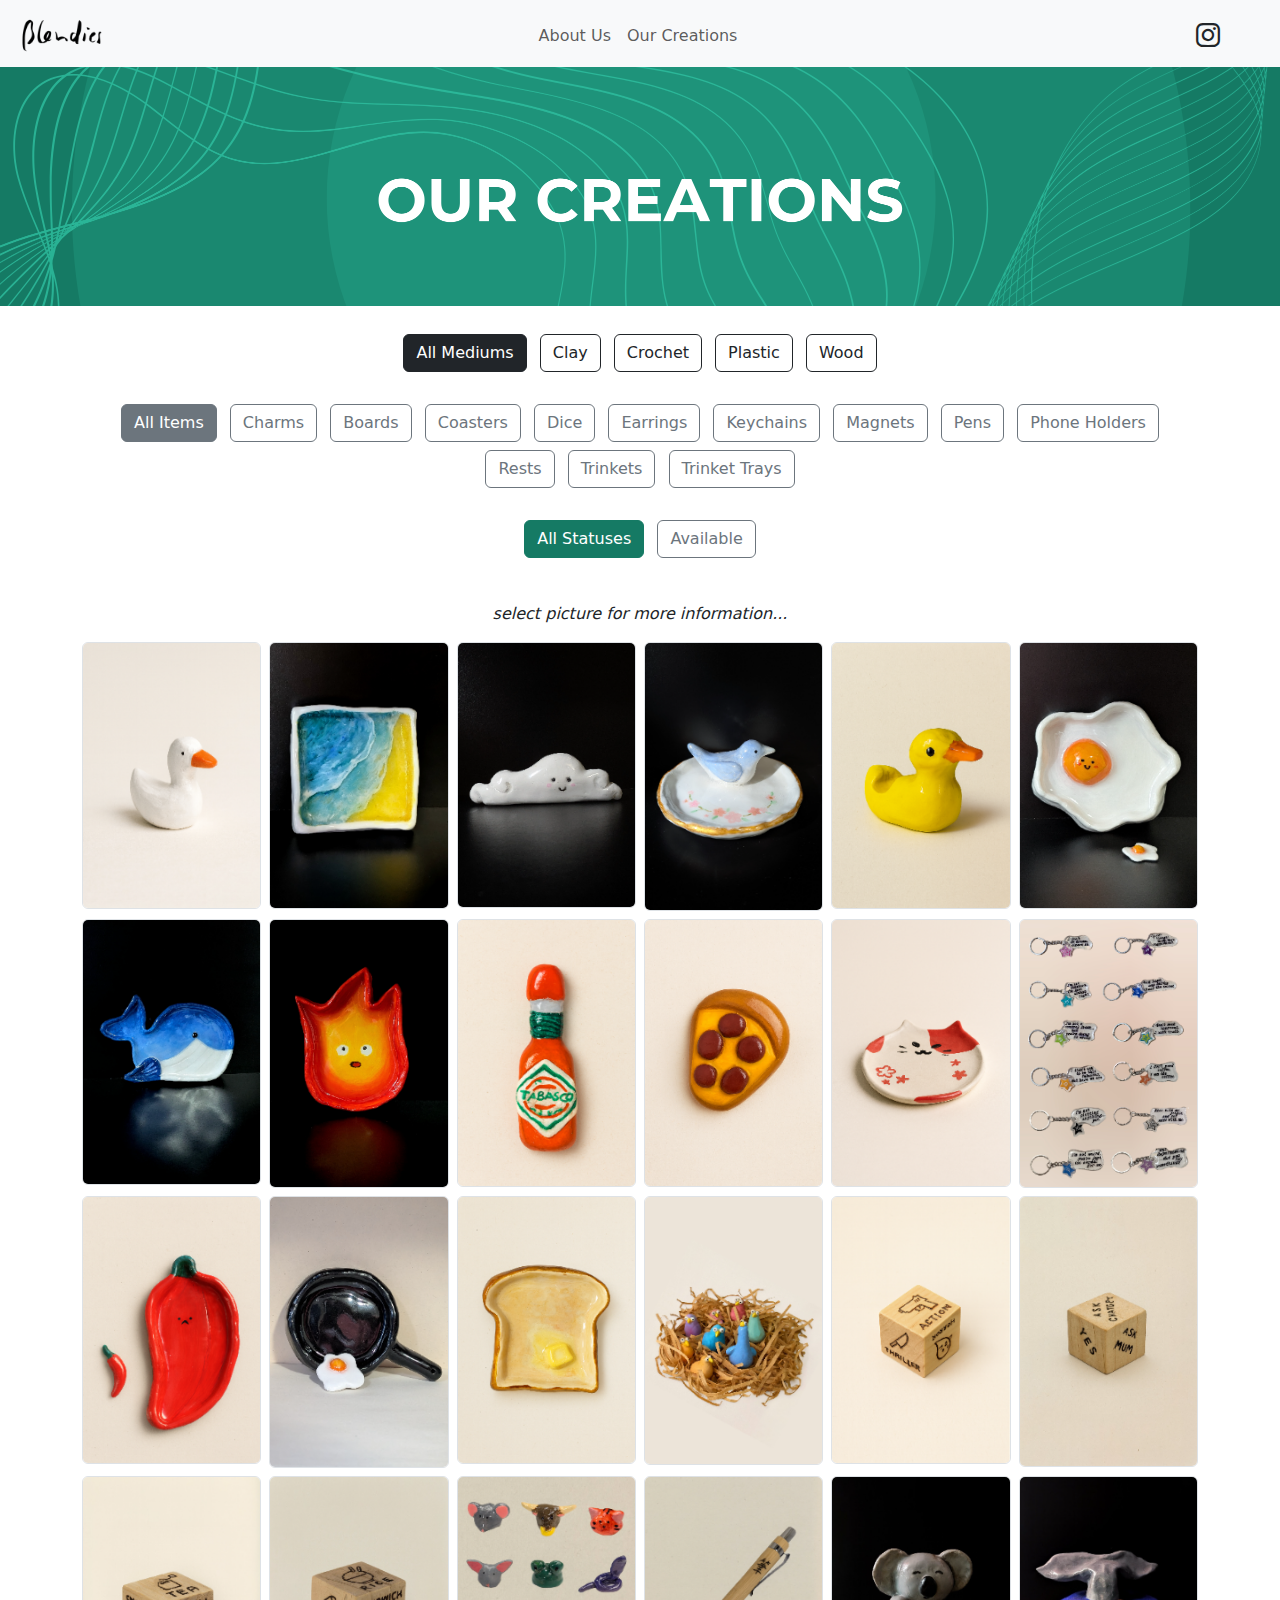
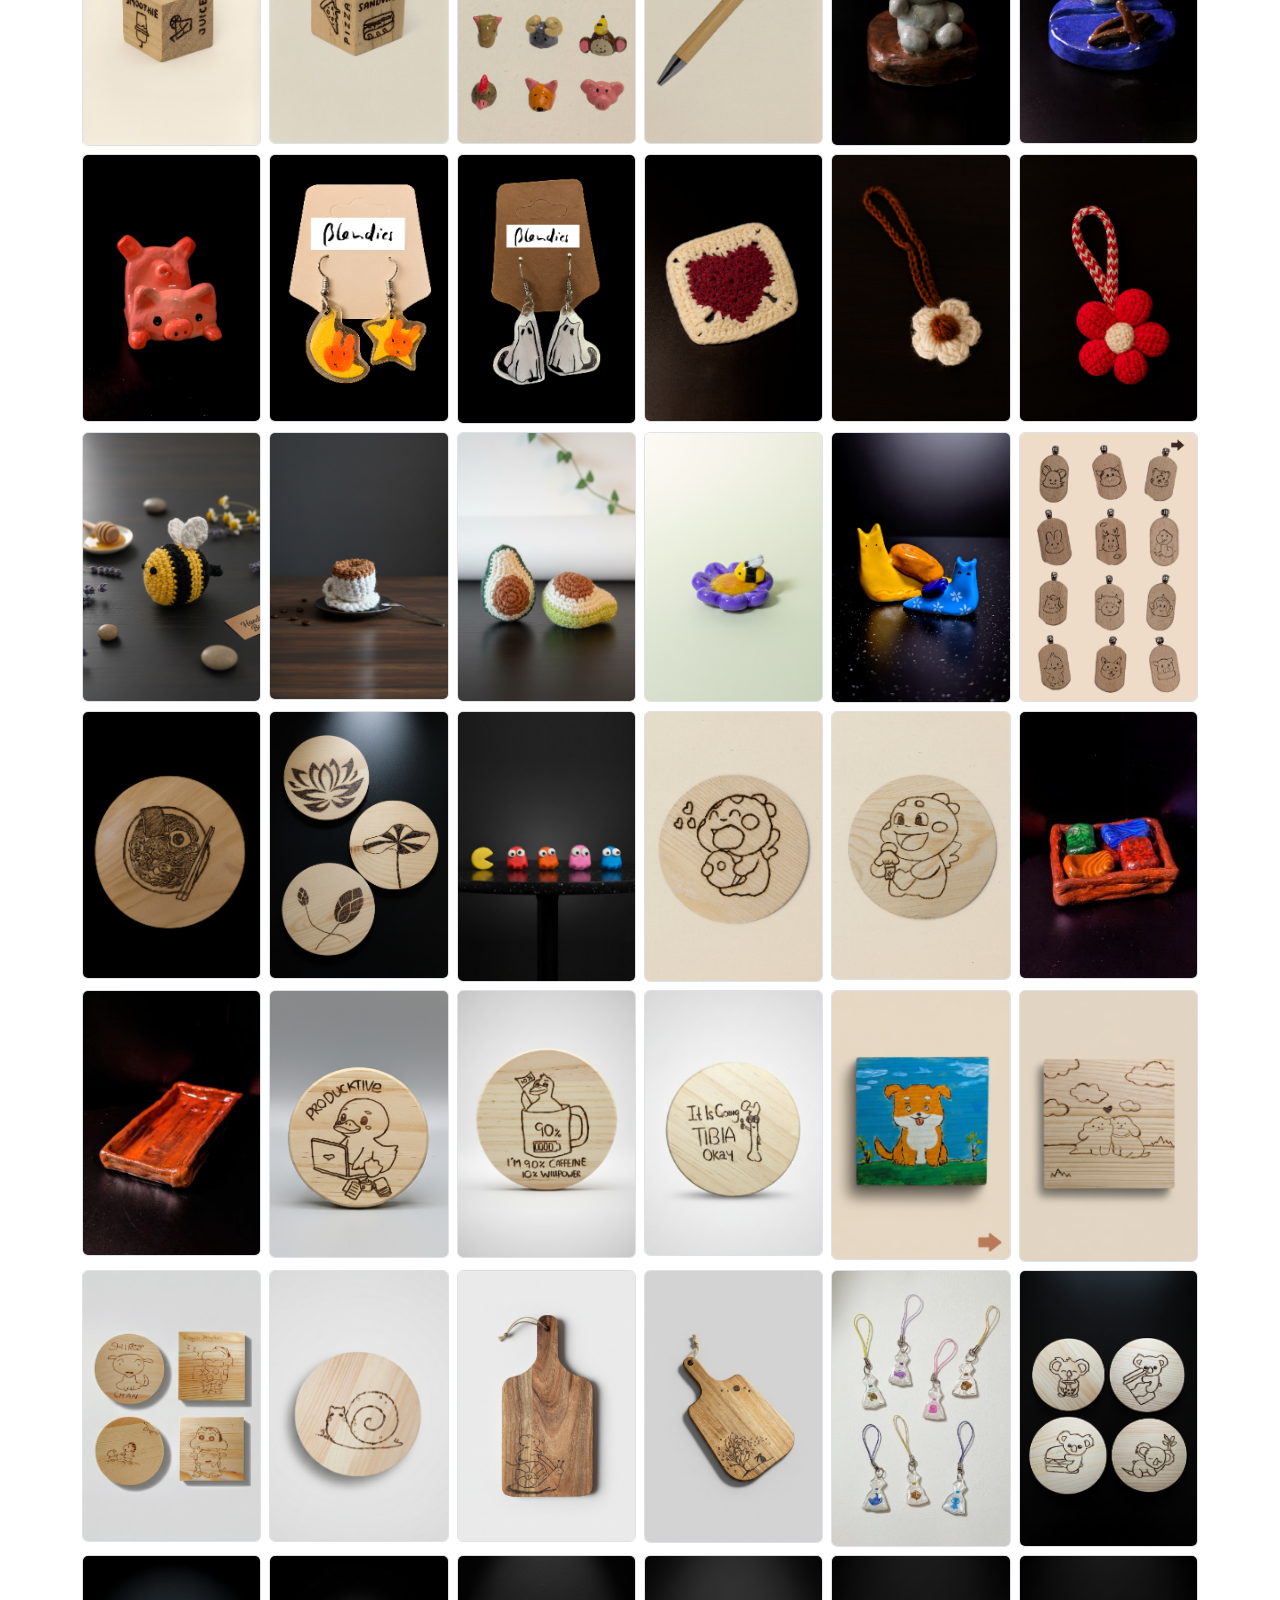
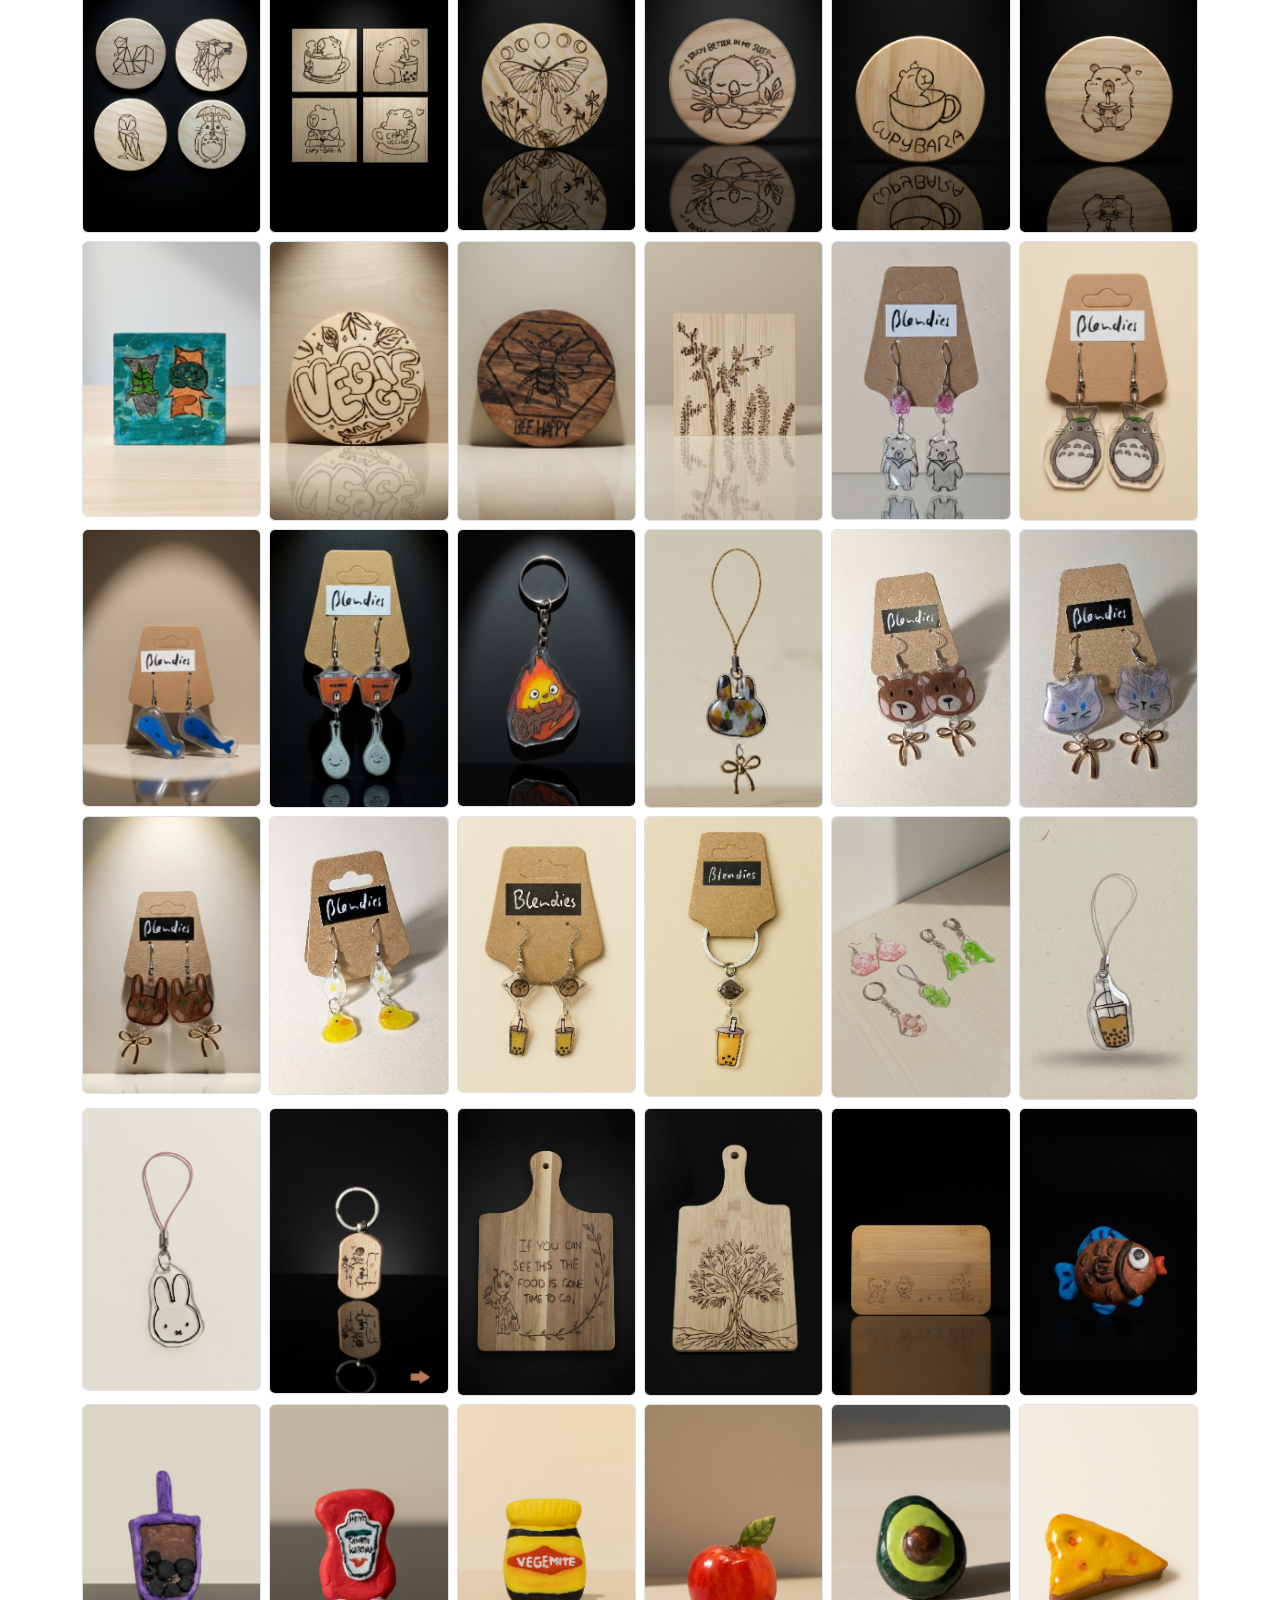
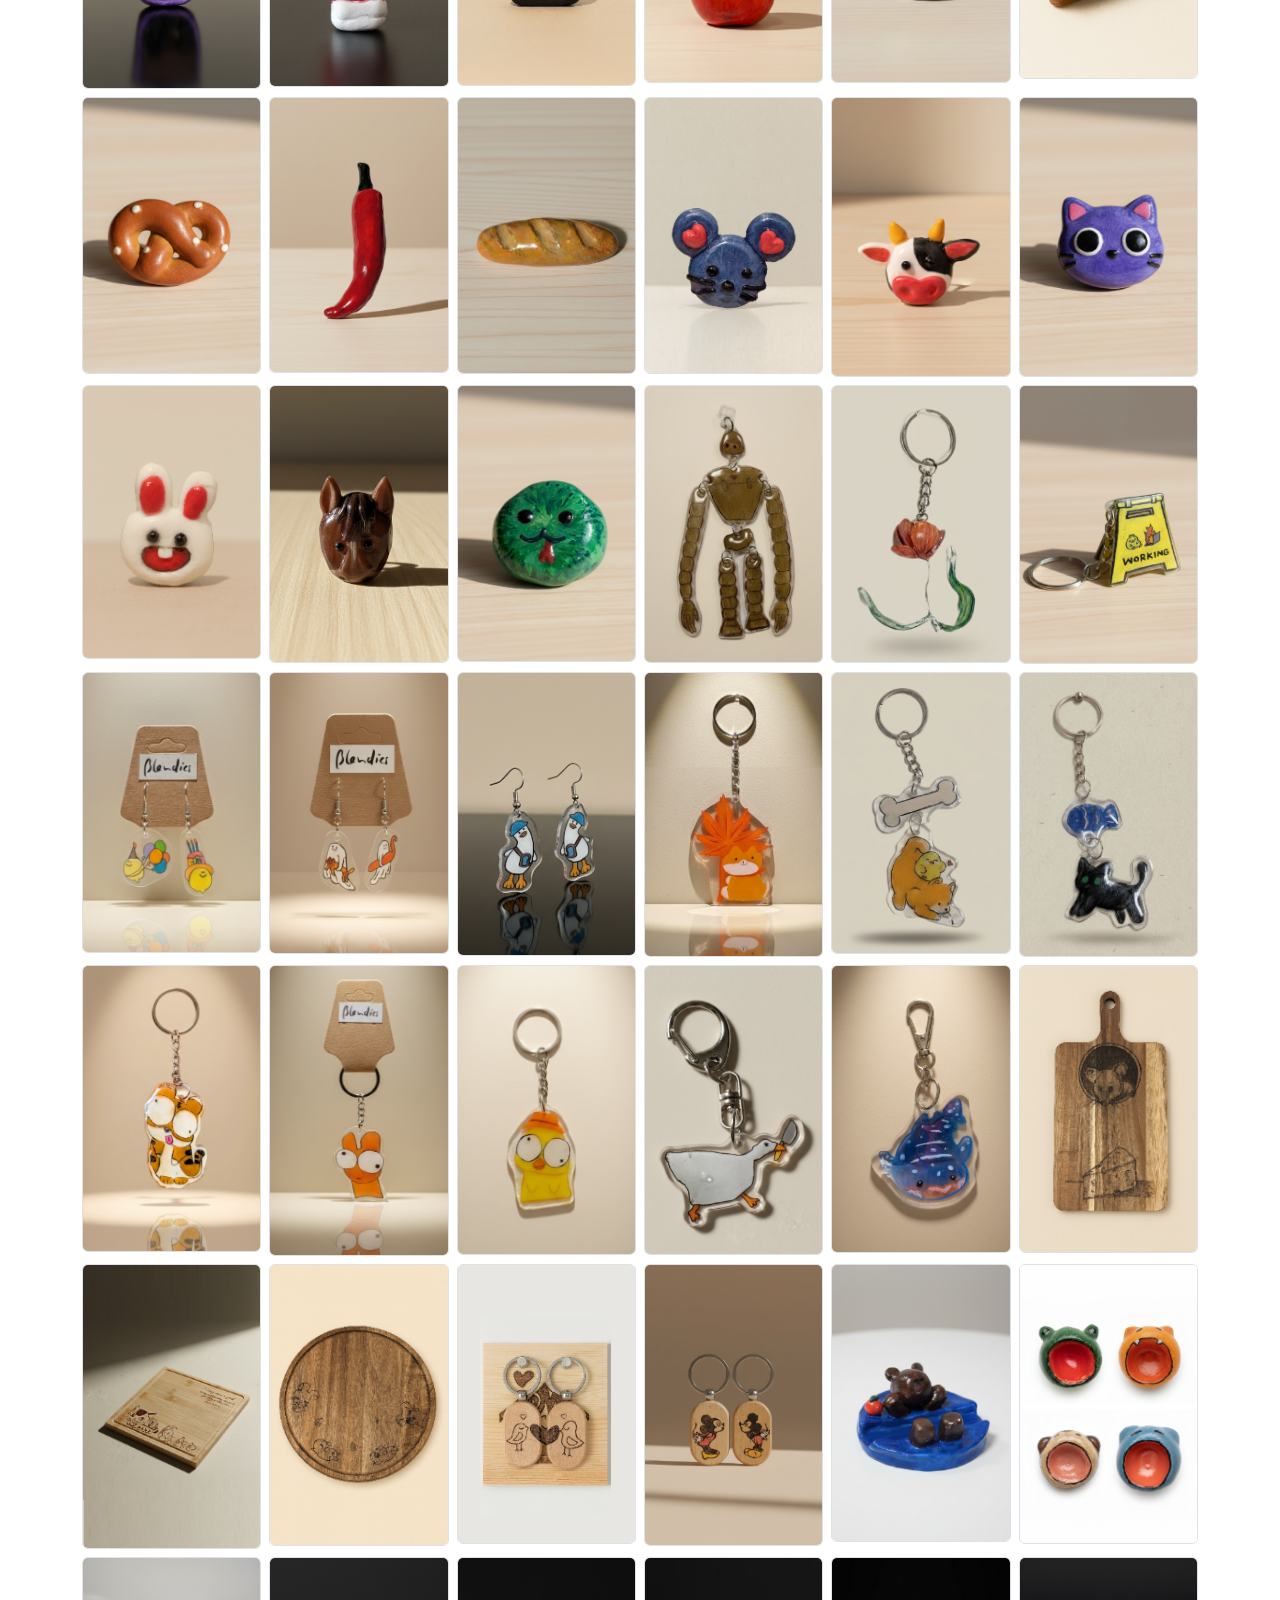
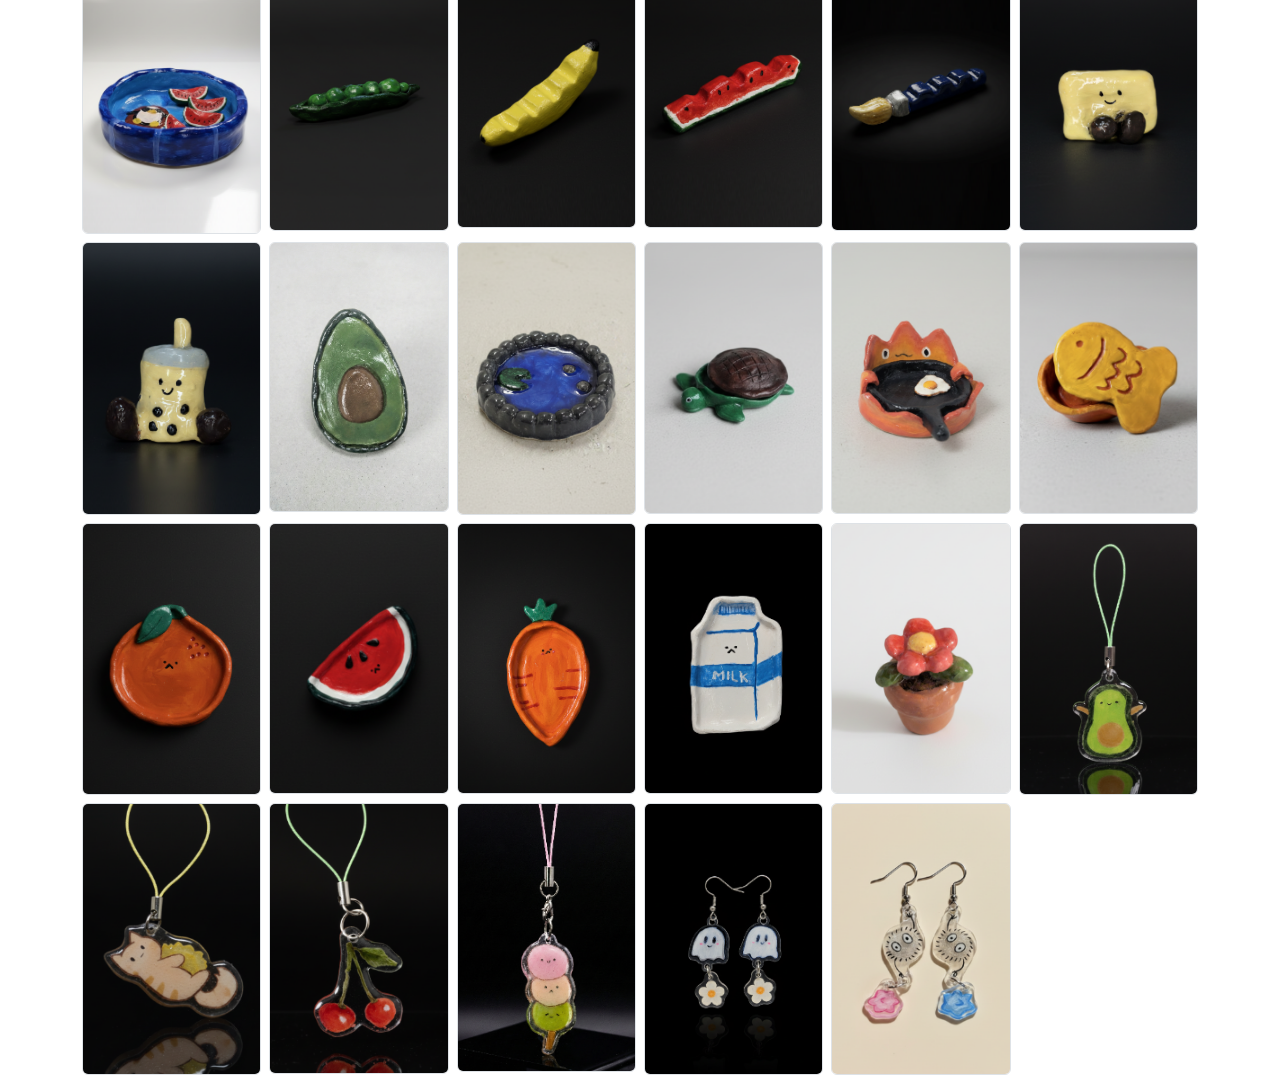
<file: pages/catalog.html>
<!DOCTYPE html>
<html lang="en">
<head>
    <meta charset="UTF-8">
    <meta name="viewport" content="width=device-width, initial-scale=1.0">
    <title>blendies-catalog</title>
    <link href="https://cdn.jsdelivr.net/npm/bootstrap@5.3.3/dist/css/bootstrap.min.css" rel="stylesheet" integrity="sha384-QWTKZyjpPEjISv5WaRU9OFeRpok6YctnYmDr5pNlyT2bRjXh0JMhjY6hW+ALEwIH" crossorigin="anonymous">
    <link href="https://cdn.jsdelivr.net/npm/bootstrap-icons@1.11.3/font/bootstrap-icons.min.css" rel="stylesheet">
    <link href="../css/custom.css" rel="stylesheet">
    <link href="../css/catalog.css" rel="stylesheet">
</head>
<body>
    <!-- Navbar -->
    <nav class="navbar navbar-expand-lg navbar-light bg-light">
        <div class="container-fluid d-flex justify-content-between align-items-center mt-1">
            <!-- Left: Name -->
            <a class="navbar-brand " href="../index.html">
                <img src="../images/logo.png" alt="BLENDIES co." class="img-fluid logo" />
            </a>
            <!-- Top Right (Small Screen): Toggler + Instagram Icon -->
            <div class="d-flex">
                <button class="navbar-toggler" type="button" data-bs-toggle="collapse" data-bs-target="#navbarNav"
                    aria-controls="navbarNav" aria-expanded="false" aria-label="Toggle navigation">
                    <span class="navbar-toggler-icon"></span>
                </button>
                <a href="https://www.instagram.com/blendies.collective" target="_blank" class="nav-link d-lg-none">
                    <i class="bi bi-instagram p-5" style="font-size: 1.5rem;"></i>
                </a>
            </div>
            <!-- Center: Menu Items -->
            <div class="collapse navbar-collapse justify-content-center" id="navbarNav">
                <ul class="navbar-nav">
                    <li class="nav-item pt-lg-0 pt-sm-4"><a class="nav-link" href="./about.html">About Us</a></li>
                    <li class="nav-item pb-lg-0 pb-sm-4"><a class="nav-link" href="#">Our Creations</a></li>
                </ul>
            </div>
            <!-- Right (Mid-Large Screen): Instagram Icon -->
            <a href="https://www.instagram.com/blendies.collective" target="_blank" class="nav-link d-lg-block d-none">
                <i class="bi bi-instagram p-5" style="font-size: 1.5rem;"></i>
            </a>
        </div>
    </nav>

    <!-- Header Title -->
     <img src="../images/creation1.png" alt="About Us" class="img-fluid" />

    <!-- Material Filters -->
    <div class="container text-center my-4">
        <button class="btn btn-outline-dark material-filter m-1 active" data-material="all">All Mediums</button>
        <button class="btn btn-outline-dark material-filter m-1" data-material="clay">Clay</button>
        <button class="btn btn-outline-dark material-filter m-1" data-material="crochet">Crochet</button>
        <button class="btn btn-outline-dark material-filter m-1" data-material="plastic">Plastic</button>
        <button class="btn btn-outline-dark material-filter m-1" data-material="wood">Wood</button>
    </div>

    <!-- Item Type Filters -->
    <div class="container text-center my-4">
        <button class="btn btn-outline-secondary type-filter m-1 active" data-type="all">All Items</button>
        <button class="btn btn-outline-secondary type-filter m-1" data-type="charm">Charms</button>
        <button class="btn btn-outline-secondary type-filter m-1" data-type="board">Boards</button>
        <button class="btn btn-outline-secondary type-filter m-1" data-type="coaster">Coasters</button>
        <button class="btn btn-outline-secondary type-filter m-1" data-type="dice">Dice</button>
        <button class="btn btn-outline-secondary type-filter m-1" data-type="earring">Earrings</button>
        <button class="btn btn-outline-secondary type-filter m-1" data-type="keychain">Keychains</button>
        <button class="btn btn-outline-secondary type-filter m-1" data-type="magnet">Magnets</button>
        <button class="btn btn-outline-secondary type-filter m-1" data-type="pen">Pens</button>  
        <button class="btn btn-outline-secondary type-filter m-1" data-type="phone">Phone Holders</button>   
        <button class="btn btn-outline-secondary type-filter m-1" data-type="rest">Rests</button>
        <button class="btn btn-outline-secondary type-filter m-1" data-type="trinket">Trinkets</button>
        <button class="btn btn-outline-secondary type-filter m-1" data-type="tray">Trinket Trays</button>
    </div>

    <!-- Status Filters -->
    <div class="container text-center my-4">
        <button class="btn btn-outline-secondary btn-turquoise status-filter m-1 active" data-status="not">All Statuses</button>
        <button class="btn btn-outline-secondary btn-turquoise status-filter m-1" data-status="available">Available</button>
    </div>

    <!-- Image Grid -->
    <div class="container">
        <div class="fs-6 text-center fst-italic py-3" id="gallerytext">select picture for more information...</div>
        <div class="row g-2">
            <div class="gallery-item col-6 col-md-4 col-lg-2" data-material="clay" data-type="rest" data-title="Duck Rest" data-status="not" 
            data-img="../images/catalog/rest-duck1.png"
            data-description="<br>Medium: Air Dry Clay, Acrylic Paint, Food Safe Epoxy Resin <br><br>
                        <span class='fs-5'>Current Status: <span class='fw-bold text-danger'>SOLD</span></span> <br><br>
                        <span class='badge rounded-pill text-bg-dark fs-3'>$5</span> <br><br>
                        <i>[choose any 2 rests for $8]</i> <br><br><br>
                        Production Count: <span class='badge text-bg-secondary'>2</span>"
            data-size="lg"
            >
                <img src="../images/thumbnail/rest-duck1.png" alt="duck rest" data-bs-toggle="modal" data-bs-target="#galleryModal" class="img-fluid img-thumb border rounded" loading="lazy"/>
            </div>
            <div class="gallery-item col-6 col-md-4 col-lg-2" data-material="clay" data-type="tray coaster" data-title="Beach Coaster" data-status="not"
            data-img="../images/catalog/tray-beach2.png"
            data-description="<br>Medium: Air Dry Clay, Acrylic Paint, UV Resin, Decorative Sand<br><br>
                              <span class='fs-5'>Current Status: <span class='fw-bold text-danger'>SOLD</span></span><br><br>
                              <span class='badge rounded-pill text-bg-dark fs-3'>$18</span> <br><br><br>
                              Production Count: <span class='badge text-bg-secondary'>1</span>"
            data-size="lg"
            >
                <img src="../images/thumbnail/tray-beach2.png" alt="beach tray" data-bs-toggle="modal" data-bs-target="#galleryModal" class="img-fluid img-thumb border rounded" loading="lazy"/>
            </div>
            <div class="gallery-item col-6 col-md-4 col-lg-2" data-material="clay" data-type="rest" data-title="Cloud Rest" data-status="not"
            data-img="../images/catalog/rest-cloud1.png"
            data-description="<br>Medium: Air Dry Clay, Acrylic Paint, UV Resin<br><br>
                              <span class='fs-5'>Current Status: <span class='fw-bold text-danger'>SOLD</span></span><br><br>
                              <span class='badge rounded-pill text-bg-dark fs-3'>$5</span> <br><br>
                              <i>[choose any 2 rests for $8]</i> <br><br><br>
                              Production Count: <span class='badge text-bg-secondary'>1</span>"
            data-size="lg"
            >
                <img src="../images/thumbnail/rest-cloud1.png" alt="cloud rest" data-bs-toggle="modal" data-bs-target="#galleryModal" class="img-fluid img-thumb border rounded" loading="lazy"/>
            </div>
            <div class="gallery-item col-6 col-md-4 col-lg-2" data-material="clay" data-type="tray" data-title="Bird Trinket Tray" data-status="not"
            data-img="../images/catalog/tray-bird2.png"
            data-description="<br>Medium: Air Dry Clay, Acrylic Paint, UV Resin<br><br>
                              <span class='fs-5'>Current Status: <span class='fw-bold text-danger'>SOLD</span></span><br><br>
                              <span class='badge rounded-pill text-bg-dark fs-3'>$18</span> <br><br>
                              <i>[choose any 2 trinket tray/box for $30]</i> <br><br><br>
                              Production Count: <span class='badge text-bg-secondary'>1</span>"
            data-size="lg"
            >
                <img src="../images/thumbnail/tray-bird2.png" alt="bird tray" data-bs-toggle="modal" data-bs-target="#galleryModal" class="img-fluid img-thumb border rounded" loading="lazy"/>
            </div>
            <div class="gallery-item col-6 col-md-4 col-lg-2" data-material="clay" data-type="phone" data-title="Duck Phone Holder" data-status="not"
            data-img="../images/catalog/phone-duck1.png"
            data-description="<br>Medium: Air Dry Clay, Acrylic Paint, UV Resin<br><br>
                              <span class='fs-5'>Current Status: <span class='fw-bold text-danger'>SOLD</span></span><br><br>
                              <span class='badge rounded-pill text-bg-dark fs-3'>$25</span> <br><br><br>
                              Production Count: <span class='badge text-bg-secondary'>2</span>"
            data-size="lg"
            >
                <img src="../images/thumbnail/phone-duck1.png" alt="duck phone holder" data-bs-toggle="modal" data-bs-target="#galleryModal" class="img-fluid img-thumb border rounded" loading="lazy"/>
            </div>
            <div class="gallery-item col-6 col-md-4 col-lg-2" data-material="clay" data-type="tray" data-title="Egg Trinket Tray" data-status="not"
            data-img="../images/catalog/tray-egg1.png"
            data-description="<br>Medium: Air Dry Clay, Acrylic Paint, UV Resin<br><br>
                              <span class='fs-5'>Current Status: <span class='fw-bold text-danger'>SOLD</span></span><br><br>
                              <span class='badge rounded-pill text-bg-dark fs-3'>$18</span> <br><br>
                              <i>[choose any 2 trinket tray/box for $30]</i> <br><br><br>
                              Production Count: <span class='badge text-bg-secondary'>5</span>"
            data-size="lg"
            >
                <img src="../images/thumbnail/tray-egg1.png" alt="egg trinket tray" data-bs-toggle="modal" data-bs-target="#galleryModal" class="img-fluid img-thumb border rounded" loading="lazy"/>
            </div>
            <div class="gallery-item col-6 col-md-4 col-lg-2" data-material="clay" data-type="tray" data-title="Whale Trinket Tray" data-status="not"
            data-img="../images/catalog/tray-whale1.png"
            data-description="<br>Medium: Air Dry Clay, Acrylic Paint, UV Resin<br><br>
                              <span class='fs-5'>Current Status: <span class='fw-bold text-danger'>SOLD</span></span><br><br>
                              <span class='badge rounded-pill text-bg-dark fs-3'>$18</span> <br><br>
                              <i>[choose any 2 trinket tray/box for $30]</i> <br><br><br>
                              Production Count: <span class='badge text-bg-secondary'>2</span> <br>"
            data-size="lg"
            >
                <img src="../images/thumbnail/tray-whale1.png" alt="whale trinket tray" data-bs-toggle="modal" data-bs-target="#galleryModal" class="img-fluid img-thumb border rounded" loading="lazy"/>
            </div>
            <div class="gallery-item col-6 col-md-4 col-lg-2" data-material="clay" data-type="tray" data-title="Calcifer Trinket Tray" data-status="not"
            data-img="../images/catalog/tray-calcifer1.png"
            data-description="<br>Medium: Air Dry Clay, Acrylic Paint, UV Resin<br><br>
                              <span class='fs-5'>Current Status: <span class='fw-bold text-danger'>SOLD</span></span><br><br>
                              <span class='badge rounded-pill text-bg-dark fs-3'>$18</span> <br><br>
                              <i>[choose any 2 trinket tray/box for $30]</i> <br><br><br>
                              Production Count: <span class='badge text-bg-secondary'>1</span> <br>"
            data-size="lg"
            >
                <img src="../images/thumbnail/tray-calcifer1.png" alt="calcifer trinket tray" data-bs-toggle="modal" data-bs-target="#galleryModal" class="img-fluid img-thumb border rounded" loading="lazy"/>
            </div>
            <div class="gallery-item col-6 col-md-4 col-lg-2" data-material="clay" data-type="magnet" data-title="Tabasco Magnet" data-status="not available"
            data-img="../images/catalog/magnet-tabasco1.png"
            data-description="<br>Medium: Light Weight Air Dry Clay, Acrylic Paint, UV Resin<br><br>
                              <span class='fs-5'>Current Status: <span class='fw-bold text-success'>AVAILABLE</span></span><br><br>
                              <span class='badge rounded-pill text-bg-dark fs-3'>$8</span> <br><br><br>
                              Production Count: <span class='badge text-bg-secondary'>1</span> <br>"
            data-size="lg"
            >
                <img src="../images/thumbnail/magnet-tabasco1.png" alt="tabasco magnet" data-bs-toggle="modal" data-bs-target="#galleryModal" class="img-fluid img-thumb border rounded" loading="lazy"/>
            </div>
            <div class="gallery-item col-6 col-md-4 col-lg-2" data-material="clay" data-type="magnet" data-title="Pizza Magnet" data-status="not available"
            data-img="../images/catalog/magnet-pizza1.png"
            data-description="<br>Medium: Light Weight Air Dry Clay, Acrylic Paint, UV Resin<br><br>
                              <span class='fs-5'>Current Status: <span class='fw-bold text-success'>AVAILABLE</span></span><br><br>
                              <span class='badge rounded-pill text-bg-dark fs-3'>$8</span> <br><br><br>
                              Production Count: <span class='badge text-bg-secondary'>1</span> <br>"
            data-size="lg"
            >
                <img src="../images/thumbnail/magnet-pizza1.png" alt="pizza magnet" data-bs-toggle="modal" data-bs-target="#galleryModal" class="img-fluid img-thumb border rounded" loading="lazy"/>
            </div>
            <div class="gallery-item col-6 col-md-4 col-lg-2" data-material="clay" data-type="tray" data-title="Cat Trinket Tray" data-status="not"
            data-img="../images/catalog/tray-cat1.png"
            data-description="<br>Medium: Air Dry Clay, Acrylic Paint, UV Resin<br><br>
                              <span class='fs-5'>Current Status: <span class='fw-bold text-danger'>SOLD</span></span><br><br>
                              <span class='badge rounded-pill text-bg-dark fs-3'>$15</span> <br><br>
                              <i>[choose any 2 trinket tray/box for $30]</i> <br><br><br>
                              Production Count: <span class='badge text-bg-secondary'>1</span>"
            data-size="lg"
            >
                <img src="../images/thumbnail/tray-cat1.png" alt="cat tray" data-bs-toggle="modal" data-bs-target="#galleryModal" class="img-fluid img-thumb border rounded" loading="lazy"/>
            </div>
            <div class="gallery-item col-6 col-md-4 col-lg-2" data-material="plastic" data-type="keychain" data-title="Star Sign Keychain Series" data-status="not available"
            data-img="../images/catalog/key-star-series.png"
            data-description="<br>Medium: Plastic, Marker, UV Resin <br><br>
                        <ul>Details:
                            <li class='mx-3'><b>Libra: </b><i>I don't do drama, I direct it. </i><span class='fw-bold text-success fs-5'> AVAILABLE</span></li>
                            <li class='mx-3'><b>Sagittarius: </b><i>Rules? I thought those were suggestions. </i><span class='fw-bold text-success fs-5'> AVAILABLE</span></li>
                            <li class='mx-3'><b>Taurus:</b><i> I'm not stubborn. I'm just always right. </i><span class='fw-bold text-danger fs-5'> SOLD</span></li>
                            <li class='mx-3'><b>Capricorn:</b><i> Work hard, nap harder. that's the secret. </i><span class='fw-bold text-danger fs-5'> SOLD</span></li>
                            <li class='mx-3'><b>Virgo:</b><i> I'm not a control freak... but you're doing it wrong. </i><span class='fw-bold text-success fs-5'> AVAILABLE</span></li>
                            <li class='mx-3'><b>Gemini:</b><i> I don't seek approval, I seek truth. </i><span class='fw-bold text-success fs-5'> AVAILABLE</span></li>
                            <li class='mx-3'><b>Leo:</b><i> I didn't ask to be this fabulous but here we are. </i><span class='fw-bold text-danger fs-5'> SOLD</span></li>
                            <li class='mx-3'><b>Aries:</b><i> I dont need coffee, I am the coffee. </i><span class='fw-bold text-success fs-5'> AVAILABLE</span></li>
                            <li class='mx-3'><b>Scorpio:</b><i> I'm not plotting anything....yet. </i><span class='fw-bold text-success fs-5'> AVAILABLE</span></li>
                            <li class='mx-3'><b>Cancer:</b><i> Mess with my people, and you mess with me. </i><span class='fw-bold text-danger fs-5'> SOLD</span> </li>
                            <li class='mx-3'><b>Aquarius:</b><i> I'm not weird, you're just too normal for me. </i><span class='fw-bold text-danger fs-5'> SOLD</span> </li>
                            <li class='mx-3'><b>Pisces:</b><i> I was daydreaming.... did you say something? </i><span class='fw-bold text-danger fs-5'> SOLD</span></li> <br>
                        </ul>
                        <span class='badge rounded-pill text-bg-dark fs-3'>$5 each</span> <br><br>
                        <i>[choose any 2 keychain for $8]</i> <br><br><br>
                        Production Count: <span class='badge text-bg-secondary'>1</span>"
            data-size="xl"
            >
                <img src="../images/thumbnail/key-star-series.png" alt="star sign keychain series" data-bs-toggle="modal" data-bs-target="#galleryModal" class="img-fluid img-thumb border rounded" loading="lazy"/>
            </div>
            <div class="gallery-item col-6 col-md-4 col-lg-2" data-material="clay" data-type="tray" data-title="Chilli Trinket Tray" data-status="not available"
            data-img="../images/catalog/tray-chilli1.png"
            data-description="<br>Medium: Air Dry Clay, Acrylic Paint, UV Resin<br><br>
                              <span class='fs-5'>Current Status: <span class='fw-bold text-success'>AVAILABLE</span></span><br><br>
                              <span class='badge rounded-pill text-bg-dark fs-3'>$18</span> <br><br>
                              <i>[choose any 2 trinket tray/box for $30]</i> <br><br><br>
                              Production Count: <span class='badge text-bg-secondary'>1</span> <br>"
            data-size="lg"
            >
                <img src="../images/thumbnail/tray-chilli1.png" alt="chilli trinket tray" data-bs-toggle="modal" data-bs-target="#galleryModal" class="img-fluid img-thumb border rounded" loading="lazy"/>
            </div>
            <div class="gallery-item col-6 col-md-4 col-lg-2" data-material="clay" data-type="tray" data-title="Frying Pan Trinket Tray" data-status="not"
            data-img="../images/catalog/tray-pan1.png"
            data-description="<br>Medium: Air Dry Clay, Acrylic Paint, UV Resin<br><br>
                              <span class='fs-5'>Current Status: <span class='fw-bold text-danger'>SOLD</span></span><br><br>
                              <span class='badge rounded-pill text-bg-dark fs-3'>$13</span> <br><br>
                              <i>[choose any 2 trinket tray/box for $30]</i> <br><br><br>
                              Production Count: <span class='badge text-bg-secondary'>1</span> <br>"
            data-size="lg"
            >
                <img src="../images/thumbnail/tray-pan1.png" alt="pan trinket tray" data-bs-toggle="modal" data-bs-target="#galleryModal" class="img-fluid img-thumb border rounded" loading="lazy"/>
            </div>
            <div class="gallery-item col-6 col-md-4 col-lg-2" data-material="clay" data-type="tray" data-title="Toast Trinket Tray" data-status="not"
            data-img="../images/catalog/tray-toast1.png"
            data-description="<br>Medium: Air Dry Clay, Acrylic Paint, UV Resin<br><br>
                              <span class='fs-5'>Current Status: <span class='fw-bold text-danger'>SOLD</span></span><br><br>
                              <span class='badge rounded-pill text-bg-dark fs-3'>$18</span> <br><br>
                              <i>[choose any 2 trinket tray/box for $30]</i> <br><br><br>
                              Production Count: <span class='badge text-bg-secondary'>1</span> <br>"
            data-size="lg"
            >
                <img src="../images/thumbnail/tray-toast1.png" alt="toast trinket tray" data-bs-toggle="modal" data-bs-target="#galleryModal" class="img-fluid img-thumb border rounded" loading="lazy"/>
            </div>
            <div class="gallery-item col-6 col-md-4 col-lg-2" data-material="clay" data-type="trinket" data-title="Cwazy Chicken Series" data-status="not available"
            data-img="../images/catalog/trinket-chicken1.png"
            data-description="<br><br>Medium: Air Dry Clay, Acrylic Paint, UV Resin <br><br>
                        <ul>Details:
                            <li class='mx-3'>Large Pink Chicken <span class='fw-bold text-danger fs-5'> SOLD</span></li> 
                            <li class='mx-3'>Small Pastel Pink Chicken <span class='fw-bold text-success fs-5'> AVAILABLE</span></li> 
                            <li class='mx-3'>Large Pastel Green Chicken <span class='fw-bold text-danger fs-5'> SOLD</span></li> 
                            <li class='mx-3'>Small Pastel Purple Chicken <span class='fw-bold text-danger fs-5'> SOLD</span></li> 
                            <li class='mx-3'>Small Pastel Orange Chicken <span class='fw-bold text-success fs-5'> AVAILABLE</span></li>
                            <li class='mx-3'>Small Pastel Yellow Chicken <span class='fw-bold text-danger fs-5'> SOLD</span></li> 
                            <li class='mx-3'>Large Blue Chicken <span class='fw-bold text-danger fs-5'> SOLD</span></li>  
                            <li class='mx-3'>Large Pastel Blue Chicken <span class='fw-bold text-danger fs-5'> SOLD</span></li> 
                            <br>
                        </ul><br>
                        <span class='badge rounded-pill text-bg-dark fs-3'>$5 each</span> <br><br>
                        <i>[choose any 2 trinkets for $8]</i> <br><br><br><br>
                        Production Count: <span class='badge text-bg-secondary'>1</span>"
            data-size="xl"
            >
                <img src="../images/thumbnail/trinket-chicken1.png" alt="cwazy chicken series" data-bs-toggle="modal" data-bs-target="#galleryModal" class="img-fluid img-thumb border rounded" loading="lazy"/>
            </div>
            <div class="gallery-item col-6 col-md-4 col-lg-2" data-material="wood" data-type="dice" data-title="Genre Dice" data-status="not available"
            data-img="../images/catalog/dice-genre.png"
            data-description="<br>Medium: Wood <br>
                              Art Form: Pyrography <br><br>
                              <span class='fs-5'>Current Status: <span class='fw-bold text-success'>AVAILABLE</span></span><br><br>
                              <span class='badge rounded-pill text-bg-dark fs-3'>$5</span> <br><br><br>
                              Production Count: <span class='badge text-bg-secondary'>1</span> <br>"
            data-size="lg"
            >
                <img src="../images/thumbnail/dice-genre.png" alt="genre dice" data-bs-toggle="modal" data-bs-target="#galleryModal" class="img-fluid img-thumb border rounded" loading="lazy"/>
            </div>
            <div class="gallery-item col-6 col-md-4 col-lg-2" data-material="wood" data-type="dice" data-title="Answer Dice" data-status="not available"
            data-img="../images/catalog/dice-answer.png"
            data-description="<br>Medium: Wood <br>
                              Art Form: Pyrography <br><br>
                              <span class='fs-5'>Current Status: <span class='fw-bold text-success'>AVAILABLE</span></span><br><br>
                              <span class='badge rounded-pill text-bg-dark fs-3'>$5</span> <br><br><br>
                              Production Count: <span class='badge text-bg-secondary'>1</span> <br>"
            data-size="lg"
            >
                <img src="../images/thumbnail/dice-answer.png" alt="answer dice" data-bs-toggle="modal" data-bs-target="#galleryModal" class="img-fluid img-thumb border rounded" loading="lazy"/>
            </div>
            <div class="gallery-item col-6 col-md-4 col-lg-2" data-material="wood" data-type="dice" data-title="Drink Dice" data-status="not available"
            data-img="../images/catalog/dice-drink.png"
            data-description="<br>Medium: Wood <br>
                              Art Form: Pyrography <br><br>
                              <span class='fs-5'>Current Status: <span class='fw-bold text-success'>AVAILABLE</span></span><br><br>
                              <span class='badge rounded-pill text-bg-dark fs-3'>$5</span> <br><br><br>
                              Production Count: <span class='badge text-bg-secondary'>1</span> <br>"
            data-size="lg"
            >
                <img src="../images/thumbnail/dice-drink.png" alt="drink dice" data-bs-toggle="modal" data-bs-target="#galleryModal" class="img-fluid img-thumb border rounded" loading="lazy"/>
            </div>
            <div class="gallery-item col-6 col-md-4 col-lg-2" data-material="wood" data-type="dice" data-title="Food Dice" data-status="not"
            data-img="../images/catalog/dice-food.png"
            data-description="<br>Medium: Wood <br>
                              Art Form: Pyrography <br><br>
                              <span class='fs-5'>Current Status: <span class='fw-bold text-danger'>SOLD</span></span><br><br>
                              <span class='badge rounded-pill text-bg-dark fs-3'>$5</span> <br><br><br>
                              Production Count: <span class='badge text-bg-secondary'>1</span> <br>"
            data-size="lg"
            >
                <img src="../images/thumbnail/dice-food.png" alt="food dice" data-bs-toggle="modal" data-bs-target="#galleryModal" class="img-fluid img-thumb border rounded" loading="lazy"/>
            </div>
            <div class="gallery-item col-6 col-md-4 col-lg-2" data-material="clay" data-type="rest" data-title="Chinese Zodiac Chopstick Rest Series" data-status="not available"
            data-img="../images/catalog/rest-zodiac-series.png"
            data-description="<br>Medium: Air Dry Clay, Acrylic Paint, UV Resin <br><br>
                        <ul>Details:
                            <li class='mx-3'>Rat<span class='fw-bold text-success fs-5'> AVAILABLE</span></li> 
                            <li class='mx-3'>Ox<span class='fw-bold text-danger fs-5'> SOLD</span></li> 
                            <li class='mx-3'>Tiger <span class='fw-bold text-success fs-5'> AVAILABLE</span></li> 
                            <li class='mx-3'>Rabbit<span class='fw-bold text-success fs-5'> AVAILABLE</span></li> 
                            <li class='mx-3'>Frog<span class='fw-bold text-danger fs-5'> SOLD</span></li>
                            <li class='mx-3'>Snake<span class='fw-bold text-danger fs-5'> SOLD</span></li> 
                            <li class='mx-3'>Horse<span class='fw-bold text-success fs-5'> AVAILABLE</span></li>  
                            <li class='mx-3'>Sheep<span class='fw-bold text-danger fs-5'> SOLD</span></li> 
                            <li class='mx-3'>Monkey<span class='fw-bold text-danger fs-5'> SOLD</span></li> 
                            <li class='mx-3'>Rooster<span class='fw-bold text-success fs-5'> AVAILABLE</span></li> 
                            <li class='mx-3'>Dog<span class='fw-bold text-danger fs-5'> SOLD</span></li> 
                            <li class='mx-3'>Pig<span class='fw-bold text-danger fs-5'> SOLD</span></li> 
                            <br>
                        </ul>
                        <span class='badge rounded-pill text-bg-dark fs-3'>$5 each</span> <br><br>
                        <i>[choose any 2 rests for $8]</i> <br><br><br>
                        Production Count: <span class='badge text-bg-secondary'>1</span>"
            data-size="xl"
            >
                <img src="../images/thumbnail/rest-zodiac-series.png" alt="chinese zodiac rest series" data-bs-toggle="modal" data-bs-target="#galleryModal" class="img-fluid img-thumb border rounded" loading="lazy"/>
            </div>
            <div class="gallery-item col-6 col-md-4 col-lg-2" data-material="wood" data-type="pen" data-title="Chinese Character [筆] Pen" data-status="not available"
            data-img="../images/catalog/pen-chinese1.png"
            data-description="<br>Medium: Bamboo Wood <br>
                              Art Form: Pyrography <br><br>
                              <span class='fs-5'>Current Status: <span class='fw-bold text-success'>AVAILABLE</span></span><br><br>
                              <span class='badge rounded-pill text-bg-dark fs-3'>$5</span> <br><br><br>
                              Production Count: <span class='badge text-bg-secondary'>1</span> <br>"
            data-size="lg"
            >
                <img src="../images/thumbnail/pen-chinese1.png" alt="chinese character pen" data-bs-toggle="modal" data-bs-target="#galleryModal" class="img-fluid img-thumb border rounded" loading="lazy"/>
            </div>
            <div class="gallery-item col-6 col-md-4 col-lg-2" data-material="clay" data-type="phone" data-title="Koala Phone Holder" data-status="not available"
            data-img="../images/catalog/phone-koala1.png"
            data-description="<br>Medium: Air Dry Clay, Acrylic Paint, UV Resin<br><br>
                              <span class='fs-5'>Current Status: <span class='fw-bold text-success'>AVAILABLE</span></span><br><br>
                              <span class='badge rounded-pill text-bg-dark fs-3'>$25</span> <br><br><br>
                              Production Count: <span class='badge text-bg-secondary'>1</span>"
            data-size="lg"
            >
                <img src="../images/thumbnail/phone-koala1.png" alt="koala phone holder" data-bs-toggle="modal" data-bs-target="#galleryModal" class="img-fluid img-thumb border rounded" loading="lazy"/>
            </div>
            <div class="gallery-item col-6 col-md-4 col-lg-2" data-material="clay" data-type="phone" data-title="Whale Phone Holder" data-status="not available"
            data-img="../images/catalog/phone-whale1.png"
            data-description="<br>Medium: Air Dry Clay, Acrylic Paint, UV Resin<br><br>
                              <span class='fs-5'>Current Status: <span class='fw-bold text-success'>AVAILABLE</span></span><br><br>
                              <span class='badge rounded-pill text-bg-dark fs-3'>$25</span> <br><br><br>
                              Production Count: <span class='badge text-bg-secondary'>1</span>"
            data-size="lg"
            >
                <img src="../images/thumbnail/phone-whale1.png" alt="whale phone holder" data-bs-toggle="modal" data-bs-target="#galleryModal" class="img-fluid img-thumb border rounded" loading="lazy"/>
            </div>
            <div class="gallery-item col-6 col-md-4 col-lg-2" data-material="clay" data-type="phone" data-title="Pig Phone Holder" data-status="not available"
            data-img="../images/catalog/phone-pig1.png"
            data-description="<br>Medium: Air Dry Clay, Acrylic Paint, UV Resin<br><br>
                              <span class='fs-5'>Current Status: <span class='fw-bold text-success'>AVAILABLE</span></span><br><br>
                              <span class='badge rounded-pill text-bg-dark fs-3'>$25</span> <br><br><br>
                              Production Count: <span class='badge text-bg-secondary'>1</span>"
            data-size="lg"
            >
                <img src="../images/thumbnail/phone-pig1.png" alt="pig phone holder" data-bs-toggle="modal" data-bs-target="#galleryModal" class="img-fluid img-thumb border rounded" loading="lazy"/>
            </div>
            <div class="gallery-item col-6 col-md-4 col-lg-2" data-material="plastic" data-type="earring" data-title="Rabbit Hypoallergenic Earrings" data-status="not available"
            data-img="../images/catalog/earring-bunny1.png"
            data-description="<br>Medium: Plastic, Pencil, UV Resin<br><br>
                              <span class='fs-5'>Current Status: <span class='fw-bold text-success'>AVAILABLE</span></span><br><br>
                              <span class='badge rounded-pill text-bg-dark fs-3'>$8</span> <br><br><br>
                              Production Count: <span class='badge text-bg-secondary'>1</span>"
            data-size="lg"
            >
                <img src="../images/thumbnail/earring-bunny1.png" alt="bunny earring" data-bs-toggle="modal" data-bs-target="#galleryModal" class="img-fluid img-thumb border rounded" loading="lazy"/>
            </div>
            <div class="gallery-item col-6 col-md-4 col-lg-2" data-material="plastic" data-type="earring" data-title="Ghost Cat Hypoallergenic Earrings" data-status="not available"
            data-img="../images/catalog/earrring-ghost-cat.png"
            data-description="<br>Medium: Plastic, Pencil, UV Resin<br><br>
                              <span class='fs-5'>Current Status: <span class='fw-bold text-success'>AVAILABLE</span></span><br><br>
                              <span class='badge rounded-pill text-bg-dark fs-3'>$8</span> <br><br><br>
                              Production Count: <span class='badge text-bg-secondary'>1</span>"
            data-size="lg"
            >
                <img src="../images/thumbnail/earrring-ghost-cat.png" alt="ghost cat earring" data-bs-toggle="modal" data-bs-target="#galleryModal" class="img-fluid img-thumb border rounded" loading="lazy"/>
            </div>
            <div class="gallery-item col-6 col-md-4 col-lg-2" data-material="crochet" data-type="coaster" data-title="Heart Coaster" data-status="not"
            data-img="../images/catalog/coaster-heart1.png"
            data-description="<br>Medium: Yarn <br>
                              Art Form: Crochet <br><br>
                              <span class='fs-5'>Current Status: <span class='fw-bold text-danger'>SOLD</span></span><br><br>
                              <span class='badge rounded-pill text-bg-dark fs-3'>$8</span> <br><br><br>
                              Production Count: <span class='badge text-bg-secondary'>2</span>"
            data-size="lg"
            >
                <img src="../images/thumbnail/coaster-heart1.png" alt="heart coaster" data-bs-toggle="modal" data-bs-target="#galleryModal" class="img-fluid img-thumb border rounded" loading="lazy"/>
            </div>
            <div class="gallery-item col-6 col-md-4 col-lg-2" data-material="crochet" data-type="keychain charm" data-title="Small Flower Bag Charm" data-status="not"
            data-img="../images/catalog/bag-flower1.png,../images/catalog/bag-flower2.png"
            data-description="<br>Medium: Yarn <br>
                              Art Form: Crochet <br><br>
                              <span class='fs-5'>Current Status: <span class='fw-bold text-danger'>SOLD</span></span><br><br>
                              <span class='badge rounded-pill text-bg-dark fs-3'>$10</span> <br><br><br>
                              Production Count: <span class='badge text-bg-secondary'>4</span>"
            data-size="lg"
            >
                <img src="../images/thumbnail/bag-flower1.png" alt="flower bag charm" data-bs-toggle="modal" data-bs-target="#galleryModal" class="img-fluid img-thumb border rounded" loading="lazy"/>
            </div>
            <div class="gallery-item col-6 col-md-4 col-lg-2" data-material="crochet" data-type="keychain charm" data-title="Big Flower Bag Charm" data-status="not"
            data-img="../images/catalog/bag-bigflower1.png,../images/catalog/bag-bigflower2.png"
            data-description="<br>Medium: Yarn <br>
                              Art Form: Crochet <br><br>
                              <span class='fs-5'>Current Status: <span class='fw-bold text-danger'>SOLD</span></span><br><br>
                              <span class='badge rounded-pill text-bg-dark fs-3'>$15</span> <br><br><br>
                              Production Count: <span class='badge text-bg-secondary'>4</span>"
            data-size="lg"
            >
                <img src="../images/thumbnail/bag-bigflower1.png" alt="flower bag charm" data-bs-toggle="modal" data-bs-target="#galleryModal" class="img-fluid img-thumb border rounded" loading="lazy"/>
            </div>
            <div class="gallery-item col-6 col-md-4 col-lg-2" data-material="crochet" data-type="keychain" data-title="Bee Keychain" data-status="not"
            data-img="../images/catalog/keychain-bee.png"
            data-description="<br>Medium: Yarn <br>
                              Art Form: Crochet <br><br>
                              <span class='fs-5'>Current Status: <span class='fw-bold text-danger'>SOLD</span></span><br><br>
                              <span class='badge rounded-pill text-bg-dark fs-3'>$10</span> <br><br><br>
                              Production Count: <span class='badge text-bg-secondary'>5</span>"
            data-size="lg"
            >
                <img src="../images/thumbnail/keychain-bee.png" alt="bee keychain" data-bs-toggle="modal" data-bs-target="#galleryModal" class="img-fluid img-thumb border rounded" loading="lazy"/>
            </div>
            <div class="gallery-item col-6 col-md-4 col-lg-2" data-material="crochet" data-type="keychain" data-title="Coffee Keychain" data-status="not"
            data-img="../images/catalog/keychain-coffee.png"
            data-description="<br>Medium: Yarn <br>
                              Art Form: Crochet <br><br>
                              <span class='fs-5'>Current Status: <span class='fw-bold text-danger'>SOLD</span></span><br><br>
                              <span class='badge rounded-pill text-bg-dark fs-3'>$10</span> <br><br><br>
                              Production Count: <span class='badge text-bg-secondary'>1</span>"
            data-size="lg"
            >
                <img src="../images/thumbnail/keychain-coffee.png" alt="coffee keychain" data-bs-toggle="modal" data-bs-target="#galleryModal" class="img-fluid img-thumb border rounded" loading="lazy"/>
            </div>
            <div class="gallery-item col-6 col-md-4 col-lg-2" data-material="crochet" data-type="keychain" data-title="Avocado Keychain" data-status="not"
            data-img="../images/catalog/keychain-avocado.png"
            data-description="<br>Medium: Yarn <br>
                              Art Form: Crochet <br><br>
                              <span class='fs-5'>Current Status: <span class='fw-bold text-danger'>SOLD</span></span><br><br>
                              <span class='badge rounded-pill text-bg-dark fs-3'>$10 each</span> <br><br><br>
                              Production Count: <span class='badge text-bg-secondary'>2</span>"
            data-size="lg"
            >
                <img src="../images/thumbnail/keychain-avocado.png" alt="avocado keychain" data-bs-toggle="modal" data-bs-target="#galleryModal" class="img-fluid img-thumb border rounded" loading="lazy"/>
            </div>
            <div class="gallery-item col-6 col-md-4 col-lg-2" data-material="clay" data-type="magnet" data-title="Bee Flower Magnet" data-status="not available"
            data-img="../images/catalog/magnet-bee.png"
            data-description="<br>Medium: Light Weight Air Dry Clay, Acrylic Paint, UV Resin<br><br>
                              <span class='fs-5'>Current Status: <span class='fw-bold text-success'>AVAILABLE</span></span><br><br>
                              <span class='badge rounded-pill text-bg-dark fs-3'>$8</span> <br><br><br>
                              Production Count: <span class='badge text-bg-secondary'>1</span> <br>"
            data-size="lg"
            >
                <img src="../images/thumbnail/magnet-bee.png" alt="bee flower magnet" data-bs-toggle="modal" data-bs-target="#galleryModal" class="img-fluid img-thumb border rounded" loading="lazy"/>
            </div>
            <div class="gallery-item col-6 col-md-4 col-lg-2" data-material="clay" data-type="trinket" data-title="Snail Trinkets" data-status="not available"
            data-img="../images/catalog/trinket-snail2.png"
            data-description="<br>Medium: Air Dry Clay, Acrylic Paint, UV Resin<br><br>
                              <span class='fs-5'>Current Status: <span class='fw-bold text-success'>AVAILABLE</span></span><br><br>
                              <span class='badge rounded-pill text-bg-dark fs-3'>$5 each</span> <br><br>
                              <i>[choose any 2 trinkets for $8]</i> <br><br><br>
                              Production Count: <span class='badge text-bg-secondary'>1</span> <br>"
            data-size="lg"
            >
                <img src="../images/thumbnail/trinket-snail2.png" alt="trinket snails" data-bs-toggle="modal" data-bs-target="#galleryModal" class="img-fluid img-thumb border rounded" loading="lazy"/>
            </div>
            <div class="gallery-item col-6 col-md-4 col-lg-2" data-material="wood" data-type="keychain" data-title="Chinese Zodiac Keychain Series" data-status="not available"
            data-img="../images/catalog/keychain-zodiac1-1.png,../images/catalog/keychain-zodiac1-2.png"
            data-description="<br>Medium: Bamboo Wood <br>
                              Art Form: Pyrography <br><br>
                        <ul>Details:
                            <li class='mx-3'>Rat<span class='fw-bold text-danger fs-5'> SOLD</span></li> 
                            <li class='mx-3'>Ox<span class='fw-bold text-success fs-5'> AVAILABLE</span></li> 
                            <li class='mx-3'>Tiger <span class='fw-bold text-success fs-5'> AVAILABLE</span></li> 
                            <li class='mx-3'>Rabbit<span class='fw-bold text-success fs-5'> AVAILABLE</span></li> 
                            <li class='mx-3'>Dragon<span class='fw-bold text-success fs-5'> AVAILABLE</span></li>
                            <li class='mx-3'>Snake<span class='fw-bold text-danger fs-5'> SOLD</span></li> 
                            <li class='mx-3'>Horse<span class='fw-bold text-danger fs-5'> SOLD</span></li>  
                            <li class='mx-3'>Sheep<span class='fw-bold text-success fs-5'> AVAILABLE</span></li> 
                            <li class='mx-3'>Monkey<span class='fw-bold text-danger fs-5'> SOLD</span></li> 
                            <li class='mx-3'>Rooster<span class='fw-bold text-danger fs-5'> SOLD</span></li> 
                            <li class='mx-3'>Dog<span class='fw-bold text-success fs-5'> AVAILABLE</span></li> 
                            <li class='mx-3'>Pig<span class='fw-bold text-danger fs-5'> SOLD</span></li> 
                            <br>
                        </ul>
                        <span class='badge rounded-pill text-bg-dark fs-3'>$5 each</span> <br><br>
                        <i>[choose any 2 keychain for $8]</i> <br><br><br>
                        Production Count: <span class='badge text-bg-secondary'>1</span>"
            data-size="xl"
            >
                <img src="../images/thumbnail/keychain-zodiac1-1.png" alt="chinese zodiac keychain series" data-bs-toggle="modal" data-bs-target="#galleryModal" class="img-fluid img-thumb border rounded" loading="lazy"/>
            </div>
            <div class="gallery-item col-6 col-md-4 col-lg-2" data-material="wood" data-type="coaster" data-title="Ramen Coaster" data-status="not available"
            data-img="../images/catalog/coaster-ramen.png"
            data-description="<br>Medium: Wood <br>
                              Art Form: Pyrography <br><br>
                              <span class='fs-5'>Current Status: <span class='fw-bold text-success'>AVAILABLE</span></span><br><br>
                              <span class='badge rounded-pill text-bg-dark fs-3'>$8</span> <br><br>
                              <i>[choose any 4 coasters for $25]</i> <br><br><br>
                              Production Count: <span class='badge text-bg-secondary'>1</span> <br>"
            data-size="lg"
            >
                <img src="../images/thumbnail/coaster-ramen.png" alt="ramen coaster" data-bs-toggle="modal" data-bs-target="#galleryModal" class="img-fluid img-thumb border rounded" loading="lazy"/>
            </div>
            <div class="gallery-item col-6 col-md-4 col-lg-2" data-material="wood" data-type="coaster" data-title="Lotus Coaster Series" data-status="not available"
            data-img="../images/catalog/coaster-lotus4.png,../images/catalog/coaster-lotus1.png,../images/catalog/coaster-lotus2.png,../images/catalog/coaster-lotus3.png"
            data-description="<br>Medium: Wood <br>
                              Art Form: Pyrography <br><br>
                              <ul>Details:
                                <li class='mx-3'>Lotus Flower <span class='fw-bold text-success fs-5'> AVAILABLE</span></li> 
                                <li class='mx-3'>Lotus Leaf <span class='fw-bold text-success fs-5'> AVAILABLE</span></li> 
                                <li class='mx-3'>Lotus Bud <span class='fw-bold text-success fs-5'> AVAILABLE</span></li> 
                                <br>
                              </ul>
                              <span class='badge rounded-pill text-bg-dark fs-3'>$8</span> <br><br>
                              <i>[choose any 4 coasters for $25]</i> <br><br><br>
                              Production Count: <span class='badge text-bg-secondary'>1</span> <br>"
            data-size="xl"
            >
                <img src="../images/thumbnail/coaster-lotus4.png" alt="lotus coaster series" data-bs-toggle="modal" data-bs-target="#galleryModal" class="img-fluid img-thumb border rounded" loading="lazy"/>
            </div>
            <div class="gallery-item col-6 col-md-4 col-lg-2" data-material="clay" data-type="magnet" data-title="Pacman Magnet Set" data-status="not"
            data-img="../images/catalog/magnets-pacman.png"
            data-description="<br>Medium: Light Weight Air Dry Clay, Acrylic Paint, UV Resin<br><br>
                              <span class='fs-5'>Current Status: <span class='fw-bold text-danger'>SOLD</span></span><br><br>
                              <span class='badge rounded-pill text-bg-dark fs-3'>$35</span> <br><br>
                              <i>[price includes free blendies charm]</i> <br><br><br>
                              Production Count: <span class='badge text-bg-secondary'>1</span> <br>"
            data-size="lg"
            >
                <img src="../images/thumbnail/magnets-pacman.png" alt="pacman magnet set" data-bs-toggle="modal" data-bs-target="#galleryModal" class="img-fluid img-thumb border rounded" loading="lazy"/>
            </div>
            <div class="gallery-item col-6 col-md-4 col-lg-2" data-material="wood" data-type="coaster" data-title="Dino and Donut Coaster" data-status="not available"
            data-img="../images/catalog/coaster-dino-donut.png"
            data-description="<br>Medium: Wood <br>
                              Art Form: Pyrography <br><br>
                              <span class='fs-5'>Current Status: <span class='fw-bold text-success'>AVAILABLE</span></span><br><br>
                              <span class='badge rounded-pill text-bg-dark fs-3'>$8</span> <br><br>
                              <i>[choose any 4 coasters for $25]</i> <br><br><br>
                              Production Count: <span class='badge text-bg-secondary'>1</span> <br>"
            data-size="lg"
            >
                <img src="../images/thumbnail/coaster-dino-donut.png" alt="dino and donut coaster" data-bs-toggle="modal" data-bs-target="#galleryModal" class="img-fluid img-thumb border rounded" loading="lazy"/>
            </div>
            <div class="gallery-item col-6 col-md-4 col-lg-2" data-material="wood" data-type="coaster" data-title="Dino and Icecream Coaster" data-status="not"
            data-img="../images/catalog/coaster-dino-icecream.png"
            data-description="<br>Medium: Wood <br>
                              Art Form: Pyrography <br><br>
                              <span class='fs-5'>Current Status: <span class='fw-bold text-danger'>SOLD</span></span><br><br>
                              <span class='badge rounded-pill text-bg-dark fs-3'>$8</span> <br><br>
                              <i>[choose any 4 coasters for $25]</i> <br><br><br>
                              Production Count: <span class='badge text-bg-secondary'>1</span> <br>"
            data-size="lg"
            >
                <img src="../images/thumbnail/coaster-dino-icecream.png" alt="dino and icecream coaster" data-bs-toggle="modal" data-bs-target="#galleryModal" class="img-fluid img-thumb border rounded" loading="lazy"/>
            </div>
            <div class="gallery-item col-6 col-md-4 col-lg-2" data-material="clay" data-type="rest" data-title="Patterned Rest Set" data-status="not"
            data-img="../images/catalog/rest-set-patterned.jpg"
            data-description="<br>Medium: Air Dry Clay, Acrylic Paint, Food Safe Epoxy Resin<br><br>
                              <span class='fs-5'>Current Status: <span class='fw-bold text-danger'>SOLD</span></span><br><br>
                              <span class='badge rounded-pill text-bg-dark fs-3'>$28</span> <br><br><br>
                              Production Count: <span class='badge text-bg-secondary'>1</span>"
            data-size="lg"
            >
                <img src="../images/thumbnail/rest-set-patterned.jpg" alt="patterned rest set" data-bs-toggle="modal" data-bs-target="#galleryModal" class="img-fluid img-thumb border rounded" loading="lazy"/>
            </div>
            <div class="gallery-item col-6 col-md-4 col-lg-2" data-material="clay" data-type="tray" data-title="Rectangle Trinket Tray" data-status="not available"
            data-img="../images/catalog/tray-rectangle.jpg"
            data-description="<br>Medium: Air Dry Clay, Acrylic Paint, Food Safe Epoxy Resin<br><br>
                              <span class='fs-5'>Current Status: <span class='fw-bold text-success'>AVAILABLE</span></span><br><br>
                              <span class='badge rounded-pill text-bg-dark fs-3'>$15</span> <br><br>
                              <i>[choose any 2 trinket tray/box for $30]</i> <br><br><br>
                              Production Count: <span class='badge text-bg-secondary'>1</span> <br>"
            data-size="lg"
            >
                <img src="../images/thumbnail/tray-rectangle.jpg" alt="rectangle trinket tray" data-bs-toggle="modal" data-bs-target="#galleryModal" class="img-fluid img-thumb border rounded" loading="lazy"/>
            </div>
            <div class="gallery-item col-6 col-md-4 col-lg-2" data-material="wood" data-type="coaster" data-title="Producktive Coaster" data-status="not available"
            data-img="../images/catalog/coaster-producktive.png"
            data-description="<br>Medium: Wood <br>
                              Art Form: Pyrography <br><br>
                              <span class='fs-5'>Current Status: <span class='fw-bold text-success'>AVAILABLE</span></span><br><br>
                              <span class='badge rounded-pill text-bg-dark fs-3'>$8</span> <br><br>
                              <i>[choose any 4 coasters for $25]</i> <br><br><br>
                              Production Count: <span class='badge text-bg-secondary'>1</span> <br>"
            data-size="lg"
            >
                <img src="../images/thumbnail/coaster-producktive.png" alt="producktive coaster" data-bs-toggle="modal" data-bs-target="#galleryModal" class="img-fluid img-thumb border rounded" loading="lazy"/>
            </div>
            <div class="gallery-item col-6 col-md-4 col-lg-2" data-material="wood" data-type="coaster" data-title="Caffeine Coaster" data-status="not available"
            data-img="../images/catalog/coaster-caffeine.png"
            data-description="<br>Medium: Wood <br>
                              Art Form: Pyrography <br><br>
                              <span class='fs-5'>Current Status: <span class='fw-bold text-success'>AVAILABLE</span></span><br><br>
                              <span class='badge rounded-pill text-bg-dark fs-3'>$8</span> <br><br>
                              <i>[choose any 4 coasters for $25]</i> <br><br><br>
                              Production Count: <span class='badge text-bg-secondary'>1</span> <br>"
            data-size="lg"
            >
                <img src="../images/thumbnail/coaster-caffeine.png" alt="caffeine coaster" data-bs-toggle="modal" data-bs-target="#galleryModal" class="img-fluid img-thumb border rounded" loading="lazy"/>
            </div>
            <div class="gallery-item col-6 col-md-4 col-lg-2" data-material="wood" data-type="coaster" data-title="Tibia Coaster" data-status="not available"
            data-img="../images/catalog/coaster-tibia.png"
            data-description="<br>Medium: Wood <br>
                              Art Form: Pyrography <br><br>
                              <span class='fs-5'>Current Status: <span class='fw-bold text-success'>AVAILABLE</span></span><br><br>
                              <span class='badge rounded-pill text-bg-dark fs-3'>$8</span> <br><br>
                              <i>[choose any 4 coasters for $25]</i> <br><br><br>
                              Production Count: <span class='badge text-bg-secondary'>1</span> <br>"
            data-size="lg"
            >
                <img src="../images/thumbnail/coaster-tibia.png" alt="tibia coaster" data-bs-toggle="modal" data-bs-target="#galleryModal" class="img-fluid img-thumb border rounded" loading="lazy"/>
            </div>
            <div class="gallery-item col-6 col-md-4 col-lg-2" data-material="wood" data-type="coaster" data-title="Dog Coaster" data-status="not"
            data-img="../images/catalog/coaster-dog1.png,../images/catalog/coaster-dog2.png"
            data-description="<br>Medium: Wood, Acrylic Paints<br>
                              Art Form: Pyrography <br><br>
                              <span class='fs-5'>Current Status: <span class='fw-bold text-danger'>SOLD</span></span><br><br>
                              <span class='badge rounded-pill text-bg-dark fs-3'>$8</span> <br><br>
                              <i>[choose any 4 coasters for $25]</i> <br><br><br>
                              Production Count: <span class='badge text-bg-secondary'>1</span> <br>"
            data-size="lg"
            >
                <img src="../images/thumbnail/coaster-dog1.png" alt="dog coaster" data-bs-toggle="modal" data-bs-target="#galleryModal" class="img-fluid img-thumb border rounded" loading="lazy"/>
            </div>
            <div class="gallery-item col-6 col-md-4 col-lg-2" data-material="wood" data-type="coaster" data-title="Dog Friends Coaster" data-status="not "
            data-img="../images/catalog/coaster-dogfriends.png"
            data-description="<br>Medium: Wood <br>
                              Art Form: Pyrography <br><br>
                              <span class='fs-5'>Current Status: <span class='fw-bold text-danger'>SOLD</span></span><br><br>
                              <span class='badge rounded-pill text-bg-dark fs-3'>$8</span> <br><br>
                              <i>[choose any 4 coasters for $25]</i> <br><br><br>
                              Production Count: <span class='badge text-bg-secondary'>1</span> <br>"
            data-size="lg"
            >
                <img src="../images/thumbnail/coaster-dogfriends.png" alt="dog friend coaster" data-bs-toggle="modal" data-bs-target="#galleryModal" class="img-fluid img-thumb border rounded" loading="lazy"/>
            </div>
            <div class="gallery-item col-6 col-md-4 col-lg-2" data-material="wood" data-type="coaster" data-title="Crayon Shin-Chan Coaster Series" data-status="not available"
            data-img="../images/catalog/coaster-crayon1.png,../images/catalog/coaster-crayon2.png,../images/catalog/coaster-crayon3.png,../images/catalog/coaster-crayon4.png,../images/catalog/coaster-crayon5.png"
            data-description="<br>Medium: Wood <br>
                              Art Form: Pyrography <br><br>
                              <ul>Details:
                                <li class='mx-3'>Shiro Chan<span class='fw-bold text-success fs-5'> AVAILABLE</span></li> 
                                <li class='mx-3'>Sleepy Crayon Shin Chan<span class='fw-bold text-danger fs-5'> SOLD</span></li> 
                                <li class='mx-3'>Crayon Shin Chan at the Park <span class='fw-bold text-success fs-5'> AVAILABLE</span></li> 
                                <li class='mx-3'>Crayon Shin Chan & Shiro Chan<span class='fw-bold text-danger fs-5'> SOLD</span></li> 
                                <br>
                              </ul>
                              <span class='badge rounded-pill text-bg-dark fs-3'>$8 each</span> <br><br>
                              <i>[choose any 4 coasters for $25]</i> <br><br><br>
                              Production Count: <span class='badge text-bg-secondary'>1</span> <br>"
            data-size="xl"
            >
                <img src="../images/thumbnail/coaster-crayon1.png" alt="crayon shin chan coaster series" data-bs-toggle="modal" data-bs-target="#galleryModal" class="img-fluid img-thumb border rounded" loading="lazy"/>
            </div>
            <div class="gallery-item col-6 col-md-4 col-lg-2" data-material="wood" data-type="coaster" data-title="Snail Coaster" data-status="not available"
            data-img="../images/catalog/coaster-snail.png"
            data-description="<br>Medium: Wood <br>
                              Art Form: Pyrography <br><br>
                              <span class='fs-5'>Current Status: <span class='fw-bold text-success'>AVAILABLE</span></span><br><br>
                              <span class='badge rounded-pill text-bg-dark fs-3'>$8</span> <br><br>
                              <i>[choose any 4 coasters for $25]</i> <br><br><br>
                              Production Count: <span class='badge text-bg-secondary'>1</span> <br>"
            data-size="lg"
            >
                <img src="../images/thumbnail/coaster-snail.png" alt="snail coaster" data-bs-toggle="modal" data-bs-target="#galleryModal" class="img-fluid img-thumb border rounded" loading="lazy"/>
            </div>
            <div class="gallery-item col-6 col-md-4 col-lg-2" data-material="wood" data-type="board" data-title="Mouse-Snail Board" data-status="not available"
            data-img="../images/catalog/board-mouse1.png"
            data-description="<br>Medium: Acacia Wood <br>
                              Art Form: Pyrography <br><br>
                              <span class='fs-5'>Current Status: <span class='fw-bold text-success'>AVAILABLE</span></span><br><br>
                              <span class='badge rounded-pill text-bg-dark fs-3'>$24</span> <br><br><br>
                              Production Count: <span class='badge text-bg-secondary'>1</span> <br>"
            data-size="lg"
            >
                <img src="../images/thumbnail/board-mouse1.png" alt="mouse snail board" data-bs-toggle="modal" data-bs-target="#galleryModal" class="img-fluid img-thumb border rounded" loading="lazy"/>
            </div>
            <div class="gallery-item col-6 col-md-4 col-lg-2" data-material="wood" data-type="board" data-title="Rabbit Board" data-status="not available"
            data-img="../images/catalog/board-rabbit1.png"
            data-description="<br>Medium: Acacia Wood <br>
                              Art Form: Pyrography <br><br>
                              <span class='fs-5'>Current Status: <span class='fw-bold text-success'>AVAILABLE</span></span><br><br>
                              <span class='badge rounded-pill text-bg-dark fs-3'>$21</span> <br><br><br>
                              Production Count: <span class='badge text-bg-secondary'>1</span> <br>"
            data-size="lg"
            >
                <img src="../images/thumbnail/board-rabbit1.png" alt="rabbit board" data-bs-toggle="modal" data-bs-target="#galleryModal" class="img-fluid img-thumb border rounded" loading="lazy"/>
            </div>
            <div class="gallery-item col-6 col-md-4 col-lg-2" data-material="plastic" data-type="keychain charm" data-title="Plastic Bag Keychain Series" data-status="not available"
            data-img="../images/catalog/keychain-plasticbag1.png,
                     ../images/catalog/keychain-plasticbag2.png,
                     ../images/catalog/keychain-plasticbag3.png,
                     ../images/catalog/keychain-plasticbag4.png,
                     ../images/catalog/keychain-plasticbag5.png,
                     ../images/catalog/keychain-plasticbag6.png,
                     ../images/catalog/keychain-plasticbag7.png,
                     ../images/catalog/keychain-plasticbag8.png"
            data-description="<br>Medium: Plastic, Pencil, UV Resin <br><br>
                        <ul>Details:
                            <li class='mx-3'><b>Turtle</b><span class='fw-bold text-success fs-5'> AVAILABLE</span><br>
                                <span class='blockquote-footer'>Production Count: </span><span class='badge text-bg-secondary'>1</span>
                            </li>
                            <li class='mx-3'><b>Shark</b><span class='fw-bold text-danger fs-5'> SOLD</span><br>
                                <span class='blockquote-footer'>Production Count: </span><span class='badge text-bg-secondary'>2</span>
                            </li>
                            <li class='mx-3'><b>Octopus</b><span class='fw-bold text-danger fs-5'> SOLD</span><br>
                                <span class='blockquote-footer'>Production Count: </span><span class='badge text-bg-secondary'>2</span>
                            </li>
                            <li class='mx-3'><b>Pufferfish</b><span class='fw-bold text-danger fs-5'> SOLD</span><br>
                                <span class='blockquote-footer'>Production Count: </span><span class='badge text-bg-secondary'>1</span>
                            </li>
                            <li class='mx-3'><b>Stingray</b><span class='fw-bold text-danger fs-5'> SOLD</span><br>
                                <span class='blockquote-footer'>Production Count: </span><span class='badge text-bg-secondary'>2</span>
                            </li>
                            <li class='mx-3'><b>Fish</b><span class='fw-bold text-success fs-5'> AVAILABLE</span><br>
                                <span class='blockquote-footer'>Production Count: </span><span class='badge text-bg-secondary'>2</span>
                            </li>
                            <li class='mx-3'><b>Jellyfish</b><span class='fw-bold text-danger fs-5'> SOLD</span><br>
                                <span class='blockquote-footer'>Production Count: </span><span class='badge text-bg-secondary'>1</span>
                            </li>                            
                        </ul>
                        <span class='badge rounded-pill text-bg-dark fs-3'>$5 each</span> <br><br>
                        <i>[choose any 2 keychain for $8]</i> <br><br><br>
                        "
            data-size="xl"
            >
                <img src="../images/thumbnail/keychain-plasticbag1.png" alt="plastic bag keychain series" data-bs-toggle="modal" data-bs-target="#galleryModal" class="img-fluid img-thumb border rounded" loading="lazy"/>
            </div>
            <div class="gallery-item col-6 col-md-4 col-lg-2" data-material="wood" data-type="coaster" data-title="Koala Coaster Series" data-status="not available"
            data-img="../images/catalog/coaster-koala5.png,../images/catalog/coaster-koala1.png,../images/catalog/coaster-koala2.png,../images/catalog/coaster-koala3.png,../images/catalog/coaster-koala4.png"
            data-description="<br>Medium: Wood <br>
                              Art Form: Pyrography <br><br>
                              <ul>Details:
                                <li class='mx-3'>Coffee <span class='fw-bold text-success fs-5'> AVAILABLE</span></li> 
                                <li class='mx-3'>Hamburger <span class='fw-bold text-success fs-5'> AVAILABLE</span></li> 
                                <li class='mx-3'>Sleeping <span class='fw-bold text-success fs-5'> AVAILABLE</span></li> 
                                <li class='mx-3'>BBT <span class='fw-bold text-success fs-5'> AVAILABLE</span></li> 
                                <br>
                              </ul>
                              <span class='badge rounded-pill text-bg-dark fs-3'>$8 each</span> <br><br>
                              <i>[choose any 4 coasters for $25]</i> <br><br><br>
                              Production Count: <span class='badge text-bg-secondary'>1</span> <br>"
            data-size="xl"
            >
                <img src="../images/thumbnail/coaster-koala5.png" alt="koala coaster series" data-bs-toggle="modal" data-bs-target="#galleryModal" class="img-fluid img-thumb border rounded" loading="lazy"/>
            </div>
            <div class="gallery-item col-6 col-md-4 col-lg-2" data-material="wood" data-type="coaster" data-title="Geometirc Coaster Series" data-status="not available"
            data-img="../images/catalog/coaster-geometric5.png,../images/catalog/coaster-geometric1.png,../images/catalog/coaster-geometric2.png,../images/catalog/coaster-geometric3.png,../images/catalog/coaster-geometric4.png"
            data-description="<br>Medium: Wood <br>
                              Art Form: Pyrography <br><br>
                              <ul>Details:
                                <li class='mx-3'>Squirrel <span class='fw-bold text-success fs-5'> AVAILABLE</span></li> 
                                <li class='mx-3'>Owl <span class='fw-bold text-success fs-5'> AVAILABLE</span></li> 
                                <li class='mx-3'>Wolf <span class='fw-bold text-success fs-5'> AVAILABLE</span></li> 
                                <li class='mx-3'>Totoro <span class='fw-bold text-success fs-5'> AVAILABLE</span></li> 
                                <br>
                              </ul>
                              <span class='badge rounded-pill text-bg-dark fs-3'>$8 each</span> <br><br>
                              <i>[choose any 4 coasters for $25]</i> <br><br><br>
                              Production Count: <span class='badge text-bg-secondary'>1</span> <br>"
            data-size="xl"
            >
                <img src="../images/thumbnail/coaster-geometric5.png" alt="geometric coaster series" data-bs-toggle="modal" data-bs-target="#galleryModal" class="img-fluid img-thumb border rounded" loading="lazy"/>
            </div>
            <div class="gallery-item col-6 col-md-4 col-lg-2" data-material="wood" data-type="coaster" data-title="Capybara Coaster Series" data-status="not available"
            data-img="../images/catalog/coaster-capy0.png,../images/catalog/coaster-capy1.png,../images/catalog/coaster-capy2.png,../images/catalog/coaster-capy3.png,../images/catalog/coaster-capy4.png"
            data-description="<br>Medium: Wood <br>
                              Art Form: Pyrography <br><br>
                              <ul>Details:
                                <li class='mx-3'>Tea <span class='fw-bold text-danger fs-5'> SOLD</span></li> 
                                <li class='mx-3'>BBT <span class='fw-bold text-danger fs-5'> SOLD</span></li> 
                                <li class='mx-3'>Wine <span class='fw-bold text-danger fs-5'> SOLD</span></li> 
                                <li class='mx-3'>Coffee <span class='fw-bold text-success fs-5'> AVAILABLE</span></li> 
                                <br>
                              </ul>
                              <span class='badge rounded-pill text-bg-dark fs-3'>$8 each</span> <br><br>
                              <i>[choose any 4 coasters for $25]</i> <br><br><br>
                              Production Count: <span class='badge text-bg-secondary'>1</span> <br>"
            data-size="xl"
            >
                <img src="../images/thumbnail/coaster-capy0.png" alt="capybara coaster series" data-bs-toggle="modal" data-bs-target="#galleryModal" class="img-fluid img-thumb border rounded" loading="lazy"/>
            </div>
            <div class="gallery-item col-6 col-md-4 col-lg-2" data-material="wood" data-type="coaster" data-title="Butterfly Coaster" data-status="not"
            data-img="../images/catalog/coaster-butterfly.png"
            data-description="<br>Medium: Wood <br>
                              Art Form: Pyrography <br><br>
                              <span class='fs-5'>Current Status: <span class='fw-bold text-danger'>SOLD</span></span><br><br>
                              <span class='badge rounded-pill text-bg-dark fs-3'>$8</span> <br><br>
                              <i>[choose any 4 coasters for $25]</i> <br><br><br>
                              Production Count: <span class='badge text-bg-secondary'>1</span> <br>"
            data-size="lg"
            >
                <img src="../images/thumbnail/coaster-butterfly.png" alt="butterfly coaster" data-bs-toggle="modal" data-bs-target="#galleryModal" class="img-fluid img-thumb border rounded" loading="lazy"/>
            </div>
            <div class="gallery-item col-6 col-md-4 col-lg-2" data-material="wood" data-type="coaster" data-title="Sleepy Koala Coaster" data-status="not"
            data-img="../images/catalog/coaster-koala-sleep.png"
            data-description="<br>Medium: Wood <br>
                              Art Form: Pyrography <br><br>
                              <span class='fs-5'>Current Status: <span class='fw-bold text-danger'>SOLD</span></span><br><br>
                              <span class='badge rounded-pill text-bg-dark fs-3'>$8</span> <br><br>
                              <i>[choose any 4 coasters for $25]</i> <br><br><br>
                              Production Count: <span class='badge text-bg-secondary'>1</span> <br>"
            data-size="lg"
            >
                <img src="../images/thumbnail/coaster-koala-sleep.png" alt="koala coaster" data-bs-toggle="modal" data-bs-target="#galleryModal" class="img-fluid img-thumb border rounded" loading="lazy"/>
            </div>
            <div class="gallery-item col-6 col-md-4 col-lg-2" data-material="wood" data-type="coaster" data-title="Cupybara Coaster" data-status="not available"
            data-img="../images/catalog/coaster-capy5.png"
            data-description="<br>Medium: Wood <br>
                              Art Form: Pyrography <br><br>
                              <span class='fs-5'>Current Status: <span class='fw-bold text-success'>AVAILABLE</span></span><br><br>
                              <span class='badge rounded-pill text-bg-dark fs-3'>$8</span> <br><br>
                              <i>[choose any 4 coasters for $25]</i> <br><br><br>
                              Production Count: <span class='badge text-bg-secondary'>1</span> <br>"
            data-size="lg"
            >
                <img src="../images/thumbnail/coaster-capy5.png" alt="cupybara coaster" data-bs-toggle="modal" data-bs-target="#galleryModal" class="img-fluid img-thumb border rounded" loading="lazy"/>
            </div>
            <div class="gallery-item col-6 col-md-4 col-lg-2" data-material="wood" data-type="coaster" data-title="Capybara BBT Coaster" data-status="not"
            data-img="../images/catalog/coaster-capy6.png"
            data-description="<br>Medium: Wood <br>
                              Art Form: Pyrography <br><br>
                              <span class='fs-5'>Current Status: <span class='fw-bold text-danger'>SOLD</span></span><br><br>
                              <span class='badge rounded-pill text-bg-dark fs-3'>$8</span> <br><br>
                              <i>[choose any 4 coasters for $25]</i> <br><br><br>
                              Production Count: <span class='badge text-bg-secondary'>1</span> <br>"
            data-size="lg"
            >
                <img src="../images/thumbnail/coaster-capy6.png" alt="capybara bbt coaster" data-bs-toggle="modal" data-bs-target="#galleryModal" class="img-fluid img-thumb border rounded" loading="lazy"/>
            </div>
            <div class="gallery-item col-6 col-md-4 col-lg-2" data-material="wood" data-type="coaster" data-title="Zelda Korok Tree Spirit Coaster" data-status="not available"
            data-img="../images/catalog/coaster-zelda.png"
            data-description="<br>Medium: Wood, Acrylic Paints <br>
                              Art Form: Pyrography <br><br>
                              <span class='fs-5'>Current Status: <span class='fw-bold text-success'>AVAILABLE</span></span><br><br>
                              <span class='badge rounded-pill text-bg-dark fs-3'>$8</span> <br><br>
                              <i>[choose any 4 coasters for $25]</i> <br><br><br>
                              Production Count: <span class='badge text-bg-secondary'>1</span> <br>"
            data-size="lg"
            >
                <img src="../images/thumbnail/coaster-zelda.png" alt="zelda korok tree spirit coaster" data-bs-toggle="modal" data-bs-target="#galleryModal" class="img-fluid img-thumb border rounded" loading="lazy"/>
            </div>
            <div class="gallery-item col-6 col-md-4 col-lg-2" data-material="wood" data-type="coaster" data-title="Veggie Coaster" data-status="not"
            data-img="../images/catalog/coaster-veggie.png"
            data-description="<br>Medium: Wood <br>
                              Art Form: Pyrography <br><br>
                              <span class='fs-5'>Current Status: <span class='fw-bold text-danger'>SOLD</span></span><br><br>
                              <span class='badge rounded-pill text-bg-dark fs-3'>$8</span> <br><br>
                              <i>[choose any 4 coasters for $25]</i> <br><br><br>
                              Production Count: <span class='badge text-bg-secondary'>1</span> <br>"
            data-size="lg"
            >
                <img src="../images/thumbnail/coaster-veggie.png" alt="veggie coaster" data-bs-toggle="modal" data-bs-target="#galleryModal" class="img-fluid img-thumb border rounded" loading="lazy"/>
            </div>
            <div class="gallery-item col-6 col-md-4 col-lg-2" data-material="wood" data-type="coaster" data-title="Bee Coaster" data-status="not"
            data-img="../images/catalog/coaster-bee.png"
            data-description="<br>Medium: Acacia Wood <br>
                              Art Form: Pyrography <br><br>
                              <span class='fs-5'>Current Status: <span class='fw-bold text-danger'>SOLD</span></span><br><br>
                              <span class='badge rounded-pill text-bg-dark fs-3'>$8</span> <br><br>
                              <i>[choose any 4 coasters for $25]</i> <br><br><br>
                              Production Count: <span class='badge text-bg-secondary'>1</span> <br>"
            data-size="lg"
            >
                <img src="../images/thumbnail/coaster-bee.png" alt="bee coaster" data-bs-toggle="modal" data-bs-target="#galleryModal" class="img-fluid img-thumb border rounded" loading="lazy"/>
            </div>
            <div class="gallery-item col-6 col-md-4 col-lg-2" data-material="wood" data-type="coaster" data-title="Flower Coaster" data-status="not"
            data-img="../images/catalog/coaster-flower1.png"
            data-description="<br>Medium: Wood <br>
                              Art Form: Pyrography <br><br>
                              <span class='fs-5'>Current Status: <span class='fw-bold text-danger'>SOLD</span></span><br><br>
                              <span class='badge rounded-pill text-bg-dark fs-3'>$8</span> <br><br>
                              <i>[choose any 4 coasters for $25]</i> <br><br><br>
                              Production Count: <span class='badge text-bg-secondary'>1</span> <br>"
            data-size="lg"
            >
                <img src="../images/thumbnail/coaster-flower1.png" alt="flower coaster" data-bs-toggle="modal" data-bs-target="#galleryModal" class="img-fluid img-thumb border rounded" loading="lazy"/>
            </div>
            <div class="gallery-item col-6 col-md-4 col-lg-2" data-material="plastic" data-type="earring" data-title="Black Bear Hypoallergenic Earrings" data-status="not available"
            data-img="../images/catalog/earring-blackbear.png"
            data-description="<br>Medium: Plastic, Pencil, UV Resin <br><br>
                              <span class='fs-5'>Current Status: <span class='fw-bold text-success'>AVAILABLE</span></span><br><br>
                              <span class='badge rounded-pill text-bg-dark fs-3'>$8</span> <br><br><br>
                              Production Count: <span class='badge text-bg-secondary'>1</span> <br>"
            data-size="lg"
            >
                <img src="../images/thumbnail/earring-blackbear.png" alt="blackbear earring" data-bs-toggle="modal" data-bs-target="#galleryModal" class="img-fluid img-thumb border rounded" loading="lazy"/>
            </div>
            <div class="gallery-item col-6 col-md-4 col-lg-2" data-material="plastic" data-type="earring" data-title="Totoro Hypoallergenic Earrings" data-status="not"
            data-img="../images/catalog/earring-totoro1.png"
            data-description="<br>Medium: Plastic, Pencil, UV Resin <br><br>
                              <span class='fs-5'>Current Status: <span class='fw-bold text-danger'>SOLD</span></span><br><br>
                              <span class='badge rounded-pill text-bg-dark fs-3'>$8</span> <br><br><br>
                              Production Count: <span class='badge text-bg-secondary'>2</span> <br>"
            data-size="lg"
            >
                <img src="../images/thumbnail/earring-totoro1.png" alt="totoro earring" data-bs-toggle="modal" data-bs-target="#galleryModal" class="img-fluid img-thumb border rounded" loading="lazy"/>
            </div>
            <div class="gallery-item col-6 col-md-4 col-lg-2" data-material="plastic" data-type="earring" data-title="Whale Hypoallergenic Earrings" data-status="not available"
            data-img="../images/catalog/earring-whale1.png"
            data-description="<br>Medium: Plastic, Pencil, UV Resin <br><br>
                              <span class='fs-5'>Current Status: <span class='fw-bold text-success'>AVAILABLE</span></span><br><br>
                              <span class='badge rounded-pill text-bg-dark fs-3'>$8</span> <br><br><br>
                              Production Count: <span class='badge text-bg-secondary'>1</span> <br>"
            data-size="lg"
            >
                <img src="../images/thumbnail/earring-whale1.png" alt="whale earring" data-bs-toggle="modal" data-bs-target="#galleryModal" class="img-fluid img-thumb border rounded" loading="lazy"/>
            </div>
            <div class="gallery-item col-6 col-md-4 col-lg-2" data-material="plastic" data-type="earring" data-title="Rice Hypoallergenic Earrings" data-status="not available"
            data-img="../images/catalog/earring-rice.png"
            data-description="<br>Medium: Plastic, Pencil, UV Resin <br><br>
                              <span class='fs-5'>Current Status: <span class='fw-bold text-success'>AVAILABLE</span></span><br><br>
                              <span class='badge rounded-pill text-bg-dark fs-3'>$8</span> <br><br><br>
                              Production Count: <span class='badge text-bg-secondary'>1</span> <br>"
            data-size="lg"
            >
                <img src="../images/thumbnail/earring-rice.png" alt="rice earring" data-bs-toggle="modal" data-bs-target="#galleryModal" class="img-fluid img-thumb border rounded" loading="lazy"/>
            </div>
            <div class="gallery-item col-6 col-md-4 col-lg-2" data-material="plastic" data-type="keychain" data-title="Calcifer Keychain" data-status="not available"
            data-img="../images/catalog/keychain-calcifer1.png"
            data-description="<br>Medium: Plastic, Pencil, UV Resin <br><br>
                              <span class='fs-5'>Current Status: <span class='fw-bold text-success'>AVAILABLE</span></span><br><br>
                              <span class='badge rounded-pill text-bg-dark fs-3'>$5</span> <br><br>
                              <i>[choose any 2 keychains for $8]</i> <br><br><br>
                              Production Count: <span class='badge text-bg-secondary'>1</span> <br>"
            data-size="lg"
            >
                <img src="../images/thumbnail/keychain-calcifer1.png" alt="calcifer keychain" data-bs-toggle="modal" data-bs-target="#galleryModal" class="img-fluid img-thumb border rounded" loading="lazy"/>
            </div>
            <div class="gallery-item col-6 col-md-4 col-lg-2" data-material="plastic" data-type="keychain charm" data-title="Rabbit Keychain" data-status="not available"
            data-img="../images/catalog/keychain-rabbit1.png"
            data-description="<br>Medium: Plastic, Pencil, UV Resin <br><br>
                              <span class='fs-5'>Current Status: <span class='fw-bold text-success'>AVAILABLE</span></span><br><br>
                              <span class='badge rounded-pill text-bg-dark fs-3'>$5</span> <br><br>
                              <i>[choose any 2 keychains for $8]</i> <br><br><br>
                              Production Count: <span class='badge text-bg-secondary'>1</span> <br>"
            data-size="lg"
            >
                <img src="../images/thumbnail/keychain-rabbit1.png" alt="rabbit keychain" data-bs-toggle="modal" data-bs-target="#galleryModal" class="img-fluid img-thumb border rounded" loading="lazy"/>
            </div>
            <div class="gallery-item col-6 col-md-4 col-lg-2" data-material="plastic" data-type="earring" data-title="Bear Hypoallergenic Earrings" data-status="not"
            data-img="../images/catalog/earring-bear1.jpg"
            data-description="<br>Medium: Plastic, Pencil, UV Resin <br><br>
                              <span class='fs-5'>Current Status: <span class='fw-bold text-danger'>SOLD</span></span><br><br>
                              <span class='badge rounded-pill text-bg-dark fs-3'>$8</span> <br><br><br>
                              Production Count: <span class='badge text-bg-secondary'>1</span> <br>"
            data-size="lg"
            >
                <img src="../images/thumbnail/earring-bear1.jpg" alt="bear earring" data-bs-toggle="modal" data-bs-target="#galleryModal" class="img-fluid img-thumb border rounded" loading="lazy"/>
            </div>
            <div class="gallery-item col-6 col-md-4 col-lg-2" data-material="plastic" data-type="earring" data-title="Cat Hypoallergenic Earrings" data-status="not"
            data-img="../images/catalog/earring-cat1.jpg"
            data-description="<br>Medium: Plastic, Pencil, UV Resin <br><br>
                              <span class='fs-5'>Current Status: <span class='fw-bold text-danger'>SOLD</span></span><br><br>
                              <span class='badge rounded-pill text-bg-dark fs-3'>$8</span> <br><br><br>
                              Production Count: <span class='badge text-bg-secondary'>1</span> <br>"
            data-size="lg"
            >
                <img src="../images/thumbnail/earring-cat1.jpg" alt="cat earring" data-bs-toggle="modal" data-bs-target="#galleryModal" class="img-fluid img-thumb border rounded" loading="lazy"/>
            </div>
            <div class="gallery-item col-6 col-md-4 col-lg-2" data-material="plastic" data-type="earring" data-title="Rabbit Hypoallergenic Earrings" data-status="not available"
            data-img="../images/catalog/earring-rabbit2.png"
            data-description="<br>Medium: Plastic, Pencil, UV Resin <br><br>
                              <span class='fs-5'>Current Status: <span class='fw-bold text-success'>AVAILABLE</span></span><br><br>
                              <span class='badge rounded-pill text-bg-dark fs-3'>$8</span> <br><br><br>
                              Production Count: <span class='badge text-bg-secondary'>1</span> <br>"
            data-size="lg"
            >
                <img src="../images/thumbnail/earring-rabbit2.png" alt="rabbit earring" data-bs-toggle="modal" data-bs-target="#galleryModal" class="img-fluid img-thumb border rounded" loading="lazy"/>
            </div>
            <div class="gallery-item col-6 col-md-4 col-lg-2" data-material="plastic" data-type="earring" data-title="Duck Hypoallergenic Earrings" data-status="not available"
            data-img="../images/catalog/earring-duck1.jpg"
            data-description="<br>Medium: Plastic, Pencil, UV Resin <br><br>
                              <span class='fs-5'>Current Status: <span class='fw-bold text-success'>AVAILABLE</span></span><br><br>
                              <span class='badge rounded-pill text-bg-dark fs-3'>$8</span> <br><br><br>
                              Production Count: <span class='badge text-bg-secondary'>1</span> <br>"
            data-size="lg"
            >
                <img src="../images/thumbnail/earring-duck1.jpg" alt="duck earring" data-bs-toggle="modal" data-bs-target="#galleryModal" class="img-fluid img-thumb border rounded" loading="lazy"/>
            </div>
            <div class="gallery-item col-6 col-md-4 col-lg-2" data-material="plastic" data-type="earring" data-title="BBT Hypoallergenic Earrings" data-status="not"
            data-img="../images/catalog/earring-bbt1.png"
            data-description="<br>Medium: Plastic, Pencil, UV Resin <br><br>
                              <span class='fs-5'>Current Status: <span class='fw-bold text-danger'>SOLD</span></span><br><br>
                              <span class='badge rounded-pill text-bg-dark fs-3'>$8</span> <br><br><br>
                              Production Count: <span class='badge text-bg-secondary'>1</span> <br>"
            data-size="lg"
            >
                <img src="../images/thumbnail/earring-bbt1.png" alt="bbt earring" data-bs-toggle="modal" data-bs-target="#galleryModal" class="img-fluid img-thumb border rounded" loading="lazy"/>
            </div>
            <div class="gallery-item col-6 col-md-4 col-lg-2" data-material="plastic" data-type="keychain" data-title="BBT Keychain" data-status="not available"
            data-img="../images/catalog/keychain-bbt1.png"
            data-description="<br>Medium: Plastic, Pencil, UV Resin <br><br>
                              <span class='fs-5'>Current Status: <span class='fw-bold text-success'>AVAILABLE</span></span><br><br>
                              <span class='badge rounded-pill text-bg-dark fs-3'>$5</span> <br><br>
                              <i>[choose any 2 keychains for $8]</i> <br><br><br>
                              Production Count: <span class='badge text-bg-secondary'>1</span> <br>"
            data-size="lg"
            >
                <img src="../images/thumbnail/keychain-bbt1.png" alt="bbt keychain" data-bs-toggle="modal" data-bs-target="#galleryModal" class="img-fluid img-thumb border rounded" loading="lazy"/>
            </div>
            <div class="gallery-item col-6 col-md-4 col-lg-2" data-material="plastic" data-type="keychain charm earring" data-title="Popmart Fan Series" data-status="not"
            data-img="../images/catalog/keychain-popmart5.png,
                     ../images/catalog/keychain-popmart1.png,
                     ../images/catalog/keychain-popmart2.png,
                     ../images/catalog/keychain-popmart3.png,
                     ../images/catalog/earring-popmart4.png"
            data-description="<br>Medium: Plastic, Pencil, UV Resin <br><br>
                        Keychain Details:
                        <ul>
                            <li class='mx-3'><b>Green Guy Fan Keychain </b><span class='fw-bold text-danger fs-5'> SOLD</span><br>
                                <span class='blockquote-footer'>Production Count: </span><span class='badge text-bg-secondary'>2</span>
                            </li>
                            <li class='mx-3'><b>Green Guy Laptop Fan Keychain </b><span class='fw-bold text-danger fs-5'> SOLD</span><br>
                                <span class='blockquote-footer'>Production Count: </span><span class='badge text-bg-secondary'>1</span>
                            </li>
                            <li class='mx-3'><b>Skullpanda Fan Keychain </b><span class='fw-bold text-danger fs-5'> SOLD</span><br>
                                <span class='blockquote-footer'>Production Count: </span><span class='badge text-bg-secondary'>1</span>
                            </li>                       
                        </ul>
                        <span class='badge rounded-pill text-bg-dark fs-3'>$5 each</span> <br>
                        <i>[choose any 2 keychain for $8]</i> <br><br><br>
                        Earring Details:
                        <ul>
                            <li class='mx-3'><b>Skullpanda Fan Hypoallergenic Earring </b><span class='fw-bold text-danger fs-5'> SOLD</span><br>
                                <span class='blockquote-footer'>Production Count: </span><span class='badge text-bg-secondary'>1</span>
                            </li>                         
                        </ul>
                        <span class='badge rounded-pill text-bg-dark fs-3'>$8</span> <br><br><br>
                        "
            data-size="xl"
            >
                <img src="../images/thumbnail/keychain-popmart5.png" alt="popmart fan series" data-bs-toggle="modal" data-bs-target="#galleryModal" class="img-fluid img-thumb border rounded" loading="lazy"/>
            </div>
            <div class="gallery-item col-6 col-md-4 col-lg-2" data-material="plastic" data-type="keychain charm" data-title="BBT Series" data-status="not available"
            data-img="../images/catalog/keychain-bbt3.png,
                     ../images/catalog/keychain-bbt2.png"
            data-description="<br>Medium: Plastic, Pencil, UV Resin <br><br>
                        Keychain Details:
                        <ul>
                            <li class='mx-3'><b>Milk BBT </b><span class='fw-bold text-danger fs-5'> SOLD</span><br>
                                <span class='blockquote-footer'>Production Count: </span><span class='badge text-bg-secondary'>1</span>
                            </li>
                            <li class='mx-3'><b>Matcha BBT </b><span class='fw-bold text-success fs-5'> AVAILABLE</span><br>
                                <span class='blockquote-footer'>Production Count: </span><span class='badge text-bg-secondary'>1</span>
                            </li>                      
                        </ul>
                        <span class='badge rounded-pill text-bg-dark fs-3'>$5</span> <br><br>
                        <i>[choose any 2 keychain for $8]</i> <br><br><br>
                        "
            data-size="xl"
            >
                <img src="../images/thumbnail/keychain-bbt3.png" alt="bbt series" data-bs-toggle="modal" data-bs-target="#galleryModal" class="img-fluid img-thumb border rounded" loading="lazy"/>
            </div>
            <div class="gallery-item col-6 col-md-4 col-lg-2" data-material="plastic" data-type="keychain charm" data-title="Miffy Fan Keychain" data-status="not"
            data-img="../images/catalog/keychain-miffy1.png"
            data-description="<br>Medium: Plastic, Pencil, UV Resin <br><br>
                              <span class='fs-5'>Current Status: <span class='fw-bold text-danger'>SOLD</span></span><br><br>
                              <span class='badge rounded-pill text-bg-dark fs-3'>$5</span> <br><br>
                              <i>[choose any 2 keychain for $8]</i> <br><br><br>
                              Production Count: <span class='badge text-bg-secondary'>2</span> <br>"
            data-size="lg"
            >
                <img src="../images/thumbnail/keychain-miffy1.png" alt="miffy fan keychain" data-bs-toggle="modal" data-bs-target="#galleryModal" class="img-fluid img-thumb border rounded" loading="lazy"/>
            </div>
            <div class="gallery-item col-6 col-md-4 col-lg-2" data-material="wood" data-type="keychain" data-title="Zen Keychain" data-status="not available"
            data-img="../images/catalog/keychain-zen1.png,
                     ../images/catalog/keychain-zen2.png"
            data-description="<br>Medium: Wood <br>
                              Art Form: Pyrography <br><br>
                              <span class='fs-5'>Current Status: <span class='fw-bold text-success'>AVAILABLE</span></span><br><br>
                              <span class='badge rounded-pill text-bg-dark fs-3'>$5</span> <br><br>
                              <i>[choose any 2 keychains for $8]</i> <br><br><br>
                              Production Count: <span class='badge text-bg-secondary'>1</span> <br>"
            data-size="lg"
            >
                <img src="../images/thumbnail/keychain-zen1.png" alt="zen keychain" data-bs-toggle="modal" data-bs-target="#galleryModal" class="img-fluid img-thumb border rounded" loading="lazy"/>
            </div>
            <div class="gallery-item col-6 col-md-4 col-lg-2" data-material="wood" data-type="board" data-title="Groot Board" data-status="not available"
            data-img="../images/catalog/board-groot1.png"
            data-description="<br>Medium: Acacia Wood <br>
                              Art Form: Pyrography <br><br>
                              <span class='fs-5'>Current Status: <span class='fw-bold text-success'>AVAILABLE</span></span><br><br>
                              <span class='badge rounded-pill text-bg-dark fs-3'>$24</span> <br><br><br>
                              Production Count: <span class='badge text-bg-secondary'>1</span> <br>"
            data-size="lg"
            >
                <img src="../images/thumbnail/board-groot1.png" alt="groot board" data-bs-toggle="modal" data-bs-target="#galleryModal" class="img-fluid img-thumb border rounded" loading="lazy"/>
            </div>
            <div class="gallery-item col-6 col-md-4 col-lg-2" data-material="wood" data-type="board" data-title="Tree Board" data-status="not"
            data-img="../images/catalog/board-tree1.png"
            data-description="<br>Medium: Wood <br>
                              Art Form: Pyrography <br><br>
                              <span class='fs-5'>Current Status: <span class='fw-bold text-danger'>SOLD</span></span><br><br>
                              <span class='badge rounded-pill text-bg-dark fs-3'>$20</span> <br><br><br>
                              Production Count: <span class='badge text-bg-secondary'>1</span> <br>"
            data-size="lg"
            >
                <img src="../images/thumbnail/board-tree1.png" alt="tree board" data-bs-toggle="modal" data-bs-target="#galleryModal" class="img-fluid img-thumb border rounded" loading="lazy"/>
            </div>
            <div class="gallery-item col-6 col-md-4 col-lg-2" data-material="wood" data-type="board" data-title="Rilakkuma Board" data-status="not available"
            data-img="../images/catalog/board-rilakkuma1.png"
            data-description="<br>Medium: Bamboo Wood <br>
                              Art Form: Pyrography <br><br>
                              <span class='fs-5'>Current Status: <span class='fw-bold text-success'>AVAILABLE</span></span><br><br>
                              <span class='badge rounded-pill text-bg-dark fs-3'>$16</span> <br><br><br>
                              Production Count: <span class='badge text-bg-secondary'>1</span> <br>"
            data-size="lg"
            >
                <img src="../images/thumbnail/board-rilakkuma1.png" alt="rilakkuma board" data-bs-toggle="modal" data-bs-target="#galleryModal" class="img-fluid img-thumb border rounded" loading="lazy"/>
            </div>
            <div class="gallery-item col-6 col-md-4 col-lg-2" data-material="clay" data-type="magnet" data-title="Fish Magnet" data-status="not available"
            data-img="../images/catalog/magnet-fish1.png"
            data-description="<br>Medium: Light Weight Air Dry Clay, Acrylic Paint, UV Resin<br><br>
                              <span class='fs-5'>Current Status: <span class='fw-bold text-success'>AVAILABLE</span></span><br><br>
                              <span class='badge rounded-pill text-bg-dark fs-3'>$8</span> <br><br><br>
                              Production Count: <span class='badge text-bg-secondary'>1</span> <br>"
            data-size="lg"
            >
                <img src="../images/thumbnail/magnet-fish1.png" alt="fish magnet" data-bs-toggle="modal" data-bs-target="#galleryModal" class="img-fluid img-thumb border rounded" loading="lazy"/>
            </div>
            <div class="gallery-item col-6 col-md-4 col-lg-2" data-material="clay" data-type="magnet" data-title="BBT Magnet" data-status="not available"
            data-img="../images/catalog/magnet-bbt2.png"
            data-description="<br>Medium: Light Weight Air Dry Clay, Acrylic Paint, UV Resin<br><br>
                              <span class='fs-5'>Current Status: <span class='fw-bold text-success'>AVAILABLE</span></span><br><br>
                              <span class='badge rounded-pill text-bg-dark fs-3'>$8</span> <br><br><br>
                              Production Count: <span class='badge text-bg-secondary'>1</span> <br>"
            data-size="lg"
            >
                <img src="../images/thumbnail/magnet-bbt2.png" alt="bbt magnet" data-bs-toggle="modal" data-bs-target="#galleryModal" class="img-fluid img-thumb border rounded" loading="lazy"/>
            </div>
            <div class="gallery-item col-6 col-md-4 col-lg-2" data-material="clay" data-type="magnet" data-title="Tomato Sauce Magnet" data-status="not"
            data-img="../images/catalog/magnet-tomatosauce1.png"
            data-description="<br>Medium: Light Weight Air Dry Clay, Acrylic Paint, UV Resin<br><br>
                              <span class='fs-5'>Current Status: <span class='fw-bold text-danger'>SOLD</span></span><br><br>
                              <span class='badge rounded-pill text-bg-dark fs-3'>$8</span> <br><br><br>
                              Production Count: <span class='badge text-bg-secondary'>1</span> <br>"
            data-size="lg"
            >
                <img src="../images/thumbnail/magnet-tomatosauce1.png" alt="tomato sauce magnet" data-bs-toggle="modal" data-bs-target="#galleryModal" class="img-fluid img-thumb border rounded" loading="lazy"/>
            </div>
            <div class="gallery-item col-6 col-md-4 col-lg-2" data-material="clay" data-type="magnet" data-title="Vegemite Magnet" data-status="not"
            data-img="../images/catalog/magnet-vegemite2.png"
            data-description="<br>Medium: Light Weight Air Dry Clay, Acrylic Paint, UV Resin<br><br>
                              <span class='fs-5'>Current Status: <span class='fw-bold text-danger'>SOLD</span></span><br><br>
                              <span class='badge rounded-pill text-bg-dark fs-3'>$8</span> <br><br><br>
                              Production Count: <span class='badge text-bg-secondary'>1</span> <br>"
            data-size="lg"
            >
                <img src="../images/thumbnail/magnet-vegemite2.png" alt="vegemite magnet" data-bs-toggle="modal" data-bs-target="#galleryModal" class="img-fluid img-thumb border rounded" loading="lazy"/>
            </div>
            <div class="gallery-item col-6 col-md-4 col-lg-2" data-material="clay" data-type="magnet" data-title="Apple Magnet" data-status="not"
            data-img="../images/catalog/magnet-apple1.png"
            data-description="<br>Medium: Light Weight Air Dry Clay, Acrylic Paint, UV Resin<br><br>
                              <span class='fs-5'>Current Status: <span class='fw-bold text-danger'>SOLD</span></span><br><br>
                              <span class='badge rounded-pill text-bg-dark fs-3'>$8</span> <br><br><br>
                              Production Count: <span class='badge text-bg-secondary'>1</span> <br>"
            data-size="lg"
            >
                <img src="../images/thumbnail/magnet-apple1.png" alt="apple magnet" data-bs-toggle="modal" data-bs-target="#galleryModal" class="img-fluid img-thumb border rounded" loading="lazy"/>
            </div>
            <div class="gallery-item col-6 col-md-4 col-lg-2" data-material="clay" data-type="magnet" data-title="Avocado Magnet" data-status="not"
            data-img="../images/catalog/magnet-avocado1.png"
            data-description="<br>Medium: Light Weight Air Dry Clay, Acrylic Paint, UV Resin<br><br>
                              <span class='fs-5'>Current Status: <span class='fw-bold text-danger'>SOLD</span></span><br><br>
                              <span class='badge rounded-pill text-bg-dark fs-3'>$8</span> <br><br><br>
                              Production Count: <span class='badge text-bg-secondary'>1</span> <br>"
            data-size="lg"
            >
                <img src="../images/thumbnail/magnet-avocado1.png" alt="avocado magnet" data-bs-toggle="modal" data-bs-target="#galleryModal" class="img-fluid img-thumb border rounded" loading="lazy"/>
            </div>
            <div class="gallery-item col-6 col-md-4 col-lg-2" data-material="clay" data-type="magnet" data-title="Cheese Magnet" data-status="not available"
            data-img="../images/catalog/magnet-cheese1.png"
            data-description="<br>Medium: Light Weight Air Dry Clay, Acrylic Paint, UV Resin<br><br>
                              <span class='fs-5'>Current Status: <span class='fw-bold text-success'>AVAILABLE</span></span><br><br>
                              <span class='badge rounded-pill text-bg-dark fs-3'>$8</span> <br><br><br>
                              Production Count: <span class='badge text-bg-secondary'>1</span> <br>"
            data-size="lg"
            >
                <img src="../images/thumbnail/magnet-cheese1.png" alt="cheese magnet" data-bs-toggle="modal" data-bs-target="#galleryModal" class="img-fluid img-thumb border rounded" loading="lazy"/>
            </div>
             <div class="gallery-item col-6 col-md-4 col-lg-2" data-material="clay" data-type="magnet" data-title="Pretzel Magnet" data-status="not"
            data-img="../images/catalog/magnet-pretzel1.png"
            data-description="<br>Medium: Light Weight Air Dry Clay, Acrylic Paint, UV Resin<br><br>
                              <span class='fs-5'>Current Status: <span class='fw-bold text-danger'>SOLD</span></span><br><br>
                              <span class='badge rounded-pill text-bg-dark fs-3'>$8</span> <br><br><br>
                              Production Count: <span class='badge text-bg-secondary'>1</span> <br>"
            data-size="lg"
            >
                <img src="../images/thumbnail/magnet-pretzel1.png" alt="pretzel magnet" data-bs-toggle="modal" data-bs-target="#galleryModal" class="img-fluid img-thumb border rounded" loading="lazy"/>
            </div>
            <div class="gallery-item col-6 col-md-4 col-lg-2" data-material="clay" data-type="magnet" data-title="Chilli Magnet" data-status="not"
            data-img="../images/catalog/magnet-chilli1.png"
            data-description="<br>Medium: Light Weight Air Dry Clay, Acrylic Paint, UV Resin<br><br>
                              <span class='fs-5'>Current Status: <span class='fw-bold text-danger'>SOLD</span></span><br><br>
                              <span class='badge rounded-pill text-bg-dark fs-3'>$8</span> <br><br><br>
                              Production Count: <span class='badge text-bg-secondary'>1</span> <br>"
            data-size="lg"
            >
                <img src="../images/thumbnail/magnet-chilli1.png" alt="chilli magnet" data-bs-toggle="modal" data-bs-target="#galleryModal" class="img-fluid img-thumb border rounded" loading="lazy"/>
            </div>
            <div class="gallery-item col-6 col-md-4 col-lg-2" data-material="clay" data-type="magnet" data-title="Bread Magnet" data-status="not"
            data-img="../images/catalog/magnet-bread1.png"
            data-description="<br>Medium: Light Weight Air Dry Clay, Acrylic Paint, UV Resin<br><br>
                              <span class='fs-5'>Current Status: <span class='fw-bold text-danger'>SOLD</span></span><br><br>
                              <span class='badge rounded-pill text-bg-dark fs-3'>$8</span> <br><br><br>
                              Production Count: <span class='badge text-bg-secondary'>1</span> <br>"
            data-size="lg"
            >
                <img src="../images/thumbnail/magnet-bread1.png" alt="bread magnet" data-bs-toggle="modal" data-bs-target="#galleryModal" class="img-fluid img-thumb border rounded" loading="lazy"/>
            </div>
            <div class="gallery-item col-6 col-md-4 col-lg-2" data-material="clay" data-type="magnet" data-title="Mouse Magnet" data-status="not"
            data-img="../images/catalog/magnet-mouse1.png"
            data-description="<br>Medium: Light Weight Air Dry Clay, Acrylic Paint, UV Resin<br><br>
                              <span class='fs-5'>Current Status: <span class='fw-bold text-danger'>SOLD</span></span><br><br>
                              <span class='badge rounded-pill text-bg-dark fs-3'>$8</span> <br><br><br>
                              Production Count: <span class='badge text-bg-secondary'>1</span> <br>"
            data-size="lg"
            >
                <img src="../images/thumbnail/magnet-mouse1.png" alt="mouse magnet" data-bs-toggle="modal" data-bs-target="#galleryModal" class="img-fluid img-thumb border rounded" loading="lazy"/>
            </div>
            <div class="gallery-item col-6 col-md-4 col-lg-2" data-material="clay" data-type="magnet" data-title="Cow Magnet" data-status="not"
            data-img="../images/catalog/magnet-cow1.png"
            data-description="<br>Medium: Light Weight Air Dry Clay, Acrylic Paint, UV Resin<br><br>
                              <span class='fs-5'>Current Status: <span class='fw-bold text-danger'>SOLD</span></span><br><br>
                              <span class='badge rounded-pill text-bg-dark fs-3'>$8</span> <br><br><br>
                              Production Count: <span class='badge text-bg-secondary'>1</span> <br>"
            data-size="lg"
            >
                <img src="../images/thumbnail/magnet-cow1.png" alt="cow magnet" data-bs-toggle="modal" data-bs-target="#galleryModal" class="img-fluid img-thumb border rounded" loading="lazy"/>
            </div>
            <div class="gallery-item col-6 col-md-4 col-lg-2" data-material="clay" data-type="magnet" data-title="Cat Magnet" data-status="not available"
            data-img="../images/catalog/magnet-cat1.png"
            data-description="<br>Medium: Light Weight Air Dry Clay, Acrylic Paint, UV Resin<br><br>
                              <span class='fs-5'>Current Status: <span class='fw-bold text-success'>AVAILABLE</span></span><br><br>
                              <span class='badge rounded-pill text-bg-dark fs-3'>$8</span> <br><br><br>
                              Production Count: <span class='badge text-bg-secondary'>1</span> <br>"
            data-size="lg"
            >
                <img src="../images/thumbnail/magnet-cat1.png" alt="cat magnet" data-bs-toggle="modal" data-bs-target="#galleryModal" class="img-fluid img-thumb border rounded" loading="lazy"/>
            </div>
            <div class="gallery-item col-6 col-md-4 col-lg-2" data-material="clay" data-type="magnet" data-title="Rabbit Magnet" data-status="not"
            data-img="../images/catalog/magnet-rabbit1.png"
            data-description="<br>Medium: Light Weight Air Dry Clay, Acrylic Paint, UV Resin<br><br>
                              <span class='fs-5'>Current Status: <span class='fw-bold text-danger'>SOLD</span></span><br><br>
                              <span class='badge rounded-pill text-bg-dark fs-3'>$8</span> <br><br><br>
                              Production Count: <span class='badge text-bg-secondary'>1</span> <br>"
            data-size="lg"
            >
                <img src="../images/thumbnail/magnet-rabbit1.png" alt="rabbit magnet" data-bs-toggle="modal" data-bs-target="#galleryModal" class="img-fluid img-thumb border rounded" loading="lazy"/>
            </div>
            <div class="gallery-item col-6 col-md-4 col-lg-2" data-material="clay" data-type="magnet" data-title="Horse Magnet" data-status="not"
            data-img="../images/catalog/magnet-horse1.png"
            data-description="<br>Medium: Light Weight Air Dry Clay, Acrylic Paint, UV Resin<br><br>
                              <span class='fs-5'>Current Status: <span class='fw-bold text-danger'>SOLD</span></span><br><br>
                              <span class='badge rounded-pill text-bg-dark fs-3'>$8</span> <br><br><br>
                              Production Count: <span class='badge text-bg-secondary'>1</span> <br>"
            data-size="lg"
            >
                <img src="../images/thumbnail/magnet-horse1.png" alt="horse magnet" data-bs-toggle="modal" data-bs-target="#galleryModal" class="img-fluid img-thumb border rounded" loading="lazy"/>
            </div>
            <div class="gallery-item col-6 col-md-4 col-lg-2" data-material="clay" data-type="magnet" data-title="Snake Magnet" data-status="not available"
            data-img="../images/catalog/magnet-snake.png"
            data-description="<br>Medium: Light Weight Air Dry Clay, Acrylic Paint, UV Resin<br><br>
                              <span class='fs-5'>Current Status: <span class='fw-bold text-success'>AVAILABLE</span></span><br><br>
                              <span class='badge rounded-pill text-bg-dark fs-3'>$8</span> <br><br><br>
                              Production Count: <span class='badge text-bg-secondary'>1</span> <br>"
            data-size="lg"
            >
                <img src="../images/thumbnail/magnet-snake.png" alt="snake magnet" data-bs-toggle="modal" data-bs-target="#galleryModal" class="img-fluid img-thumb border rounded" loading="lazy"/>
            </div>
            <div class="gallery-item col-6 col-md-4 col-lg-2" data-material="plastic" data-type="charm" data-title="Laputa Robot Charm" data-status="not available"
            data-img="../images/catalog/charm-robot.png"
            data-description="<br>Medium: Plastic, Pencil, UV Resin <br><br>
                              <span class='fs-5'>Current Status: <span class='fw-bold text-success'>AVAILABLE</span></span><br><br>
                              <span class='badge rounded-pill text-bg-dark fs-3'>$10</span> <br><br><br>
                              Production Count: <span class='badge text-bg-secondary'>1</span> <br>"
            data-size="lg"
            >
                <img src="../images/thumbnail/charm-robot.png" alt="bbt keychain" data-bs-toggle="modal" data-bs-target="#galleryModal" class="img-fluid img-thumb border rounded" loading="lazy"/>
            </div>
            <div class="gallery-item col-6 col-md-4 col-lg-2" data-material="plastic" data-type="keychain" data-title="Flower 3D Keychain" data-status="not"
            data-img="../images/catalog/keychain-flower1.png"
            data-description="<br>Medium: Plastic, Pencil, UV Resin <br><br>
                              <span class='fs-5'>Current Status: <span class='fw-bold text-danger'>SOLD</span></span><br><br>
                              <span class='badge rounded-pill text-bg-dark fs-3'>$15</span> <br><br><br>
                              Production Count: <span class='badge text-bg-secondary'>1</span> <br>"
            data-size="lg"
            >
                <img src="../images/thumbnail/keychain-flower1.png" alt="flower keychain" data-bs-toggle="modal" data-bs-target="#galleryModal" class="img-fluid img-thumb border rounded" loading="lazy"/>
            </div>
            <div class="gallery-item col-6 col-md-4 col-lg-2" data-material="plastic" data-type="keychain" data-title="Working Sign 3D Keychain" data-status="not available"
            data-img="../images/catalog/keychain-sign1.png"
            data-description="<br>Medium: Plastic, Pencil, UV Resin <br><br>
                              <span class='fs-5'>Current Status: <span class='fw-bold text-success'>AVAILABLE</span></span><br><br>
                              <span class='badge rounded-pill text-bg-dark fs-3'>$10</span> <br><br><br>
                              Production Count: <span class='badge text-bg-secondary'>1</span> <br>"
            data-size="lg"
            >
                <img src="../images/thumbnail/keychain-sign1.png" alt="sign keychain" data-bs-toggle="modal" data-bs-target="#galleryModal" class="img-fluid img-thumb border rounded" loading="lazy"/>
            </div>
            <div class="gallery-item col-6 col-md-4 col-lg-2" data-material="plastic" data-type="earring" data-title="Birthday Hypoallergenic Earrings" data-status="not available"
            data-img="../images/catalog/earring-birthday.png"
            data-description="<br>Medium: Plastic, Pencil, UV Resin<br><br>
                              <span class='fs-5'>Current Status: <span class='fw-bold text-success'>AVAILABLE</span></span><br><br>
                              <span class='badge rounded-pill text-bg-dark fs-3'>$8</span> <br><br><br>
                              Production Count: <span class='badge text-bg-secondary'>1</span>"
            data-size="lg"
            >
                <img src="../images/thumbnail/earring-birthday.png" alt="birthday earring" data-bs-toggle="modal" data-bs-target="#galleryModal" class="img-fluid img-thumb border rounded" loading="lazy"/>
            </div>
            <div class="gallery-item col-6 col-md-4 col-lg-2" data-material="plastic" data-type="earring" data-title="Ghost Hypoallergenic Earrings" data-status="not available"
            data-img="../images/catalog/earring-ghost1.png"
            data-description="<br>Medium: Plastic, Pencil, UV Resin<br><br>
                              <span class='fs-5'>Current Status: <span class='fw-bold text-success'>AVAILABLE</span></span><br><br>
                              <span class='badge rounded-pill text-bg-dark fs-3'>$8</span> <br><br><br>
                              Production Count: <span class='badge text-bg-secondary'>1</span>"
            data-size="lg"
            >
                <img src="../images/thumbnail/earring-ghost1.png" alt="ghost earring" data-bs-toggle="modal" data-bs-target="#galleryModal" class="img-fluid img-thumb border rounded" loading="lazy"/>
            </div>
            <div class="gallery-item col-6 col-md-4 col-lg-2" data-material="plastic" data-type="earring" data-title="Goose Hypoallergenic Earrings" data-status="not"
            data-img="../images/catalog/earring-goose1.png"
            data-description="<br>Medium: Plastic, Pencil, UV Resin<br><br>
                              <span class='fs-5'>Current Status: <span class='fw-bold text-danger'>SOLD</span></span><br><br>
                              <span class='badge rounded-pill text-bg-dark fs-3'>$8</span> <br><br><br>
                              Production Count: <span class='badge text-bg-secondary'>2</span>"
            data-size="lg"
            >
                <img src="../images/thumbnail/earring-goose1.png" alt="goose earring" data-bs-toggle="modal" data-bs-target="#galleryModal" class="img-fluid img-thumb border rounded" loading="lazy"/>
            </div>
            <div class="gallery-item col-6 col-md-4 col-lg-2" data-material="plastic" data-type="keychain" data-title="Shiba Keychain" data-status="not available"
            data-img="../images/catalog/keychain-shiba1.png"
            data-description="<br>Medium: Plastic, Pencil, UV Resin <br><br>
                              <span class='fs-5'>Current Status: <span class='fw-bold text-success'>AVAILABLE</span></span><br><br>
                              <span class='badge rounded-pill text-bg-dark fs-3'>$5</span> <br><br>
                              <i>[choose any 2 keychain for $8]</i> <br><br>
                              <i>[choose any 2 keychains for $8]</i> <br><br><br>
                              Production Count: <span class='badge text-bg-secondary'>1</span> <br>"
            data-size="lg"
            >
                <img src="../images/thumbnail/keychain-shiba1.png" alt="shiba keychain" data-bs-toggle="modal" data-bs-target="#galleryModal" class="img-fluid img-thumb border rounded" loading="lazy"/>
            </div>
            <div class="gallery-item col-6 col-md-4 col-lg-2" data-material="plastic" data-type="keychain" data-title="Shiba Bone Keychain" data-status="not"
            data-img="../images/catalog/keychain-dog1.png"
            data-description="<br>Medium: Plastic, Pencil, UV Resin <br><br>
                              <span class='fs-5'>Current Status: <span class='fw-bold text-danger'>SOLD</span></span><br><br>
                              <span class='badge rounded-pill text-bg-dark fs-3'>$5</span> <br><br>
                              <i>[choose any 2 keychain for $8]</i> <br><br><br>
                              Production Count: <span class='badge text-bg-secondary'>1</span> <br>"
            data-size="lg"
            >
                <img src="../images/thumbnail/keychain-dog1.png" alt="dog keychain" data-bs-toggle="modal" data-bs-target="#galleryModal" class="img-fluid img-thumb border rounded" loading="lazy"/>
            </div>
            <div class="gallery-item col-6 col-md-4 col-lg-2" data-material="plastic" data-type="keychain" data-title="Cat Fish Keychain" data-status="not"
            data-img="../images/catalog/keychain-cat1.png"
            data-description="<br>Medium: Plastic, Pencil, UV Resin <br><br>
                              <span class='fs-5'>Current Status: <span class='fw-bold text-danger'>SOLD</span></span><br><br>
                              <span class='badge rounded-pill text-bg-dark fs-3'>$5</span> <br><br>
                              <i>[choose any 2 keychain for $8]</i> <br><br><br>
                              Production Count: <span class='badge text-bg-secondary'>1</span> <br>"
            data-size="lg"
            >
                <img src="../images/thumbnail/keychain-cat1.png" alt="cat keychain" data-bs-toggle="modal" data-bs-target="#galleryModal" class="img-fluid img-thumb border rounded" loading="lazy"/>
            </div>
            <div class="gallery-item col-6 col-md-4 col-lg-2" data-material="plastic" data-type="keychain" data-title="Tiger Keychain" data-status="not available"
            data-img="../images/catalog/keychain-tiger1.png"
            data-description="<br>Medium: Plastic, Pencil, UV Resin <br><br>
                              <span class='fs-5'>Current Status: <span class='fw-bold text-success'>AVAILABLE</span></span><br><br>
                              <span class='badge rounded-pill text-bg-dark fs-3'>$5</span> <br><br>
                              <i>[choose any 2 keychain for $8]</i> <br><br><br>
                              Production Count: <span class='badge text-bg-secondary'>1</span> <br>"
            data-size="lg"
            >
                <img src="../images/thumbnail/keychain-tiger1.png" alt="tiger keychain" data-bs-toggle="modal" data-bs-target="#galleryModal" class="img-fluid img-thumb border rounded" loading="lazy"/>
            </div>
            <div class="gallery-item col-6 col-md-4 col-lg-2" data-material="plastic" data-type="keychain" data-title="Rabbit Keychain" data-status="not"
            data-img="../images/catalog/keychain-rabbit2.png"
            data-description="<br>Medium: Plastic, Pencil, UV Resin <br><br>
                              <span class='fs-5'>Current Status: <span class='fw-bold text-danger'>SOLD</span></span><br><br>
                              <span class='badge rounded-pill text-bg-dark fs-3'>$5</span> <br><br>
                              <i>[choose any 2 keychain for $8]</i> <br><br><br>
                              Production Count: <span class='badge text-bg-secondary'>1</span> <br>"
            data-size="lg"
            >
                <img src="../images/thumbnail/keychain-rabbit2.png" alt="rabbit keychain" data-bs-toggle="modal" data-bs-target="#galleryModal" class="img-fluid img-thumb border rounded" loading="lazy"/>
            </div>
            <div class="gallery-item col-6 col-md-4 col-lg-2" data-material="plastic" data-type="keychain" data-title="Chicken Keychain" data-status="not"
            data-img="../images/catalog/keychain-chicken1.png"
            data-description="<br>Medium: Plastic, Pencil, UV Resin <br><br>
                              <span class='fs-5'>Current Status: <span class='fw-bold text-danger'>SOLD</span></span><br><br>
                              <span class='badge rounded-pill text-bg-dark fs-3'>$5</span> <br><br>
                              <i>[choose any 2 keychain for $8]</i> <br><br><br>
                              Production Count: <span class='badge text-bg-secondary'>1</span> <br>"
            data-size="lg"
            >
                <img src="../images/thumbnail/keychain-chicken1.png" alt="chicken keychain" data-bs-toggle="modal" data-bs-target="#galleryModal" class="img-fluid img-thumb border rounded" loading="lazy"/>
            </div>
            <div class="gallery-item col-6 col-md-4 col-lg-2" data-material="plastic" data-type="keychain" data-title="Goose Keychain" data-status="not available"
            data-img="../images/catalog/keychain-goose1.png"
            data-description="<br>Medium: Plastic, Pencil, UV Resin <br><br>
                              <span class='fs-5'>Current Status: <span class='fw-bold text-success'>AVAILABLE</span></span><br><br>
                              <span class='badge rounded-pill text-bg-dark fs-3'>$5</span> <br><br>
                              <i>[choose any 2 keychain for $8]</i> <br><br><br>
                              Production Count: <span class='badge text-bg-secondary'>1</span> <br>"
            data-size="lg"
            >
                <img src="../images/thumbnail/keychain-goose1.png" alt="goose keychain" data-bs-toggle="modal" data-bs-target="#galleryModal" class="img-fluid img-thumb border rounded" loading="lazy"/>
            </div>
            <div class="gallery-item col-6 col-md-4 col-lg-2" data-material="plastic" data-type="keychain" data-title="Whale Keychain" data-status="not available"
            data-img="../images/catalog/keychain-whale1.png"
            data-description="<br>Medium: Plastic, Pencil, UV Resin <br><br>
                              <span class='fs-5'>Current Status: <span class='fw-bold text-success'>AVAILABLE</span></span><br><br>
                              <span class='badge rounded-pill text-bg-dark fs-3'>$5</span> <br><br>
                              <i>[choose any 2 keychain for $8]</i> <br><br><br>
                              Production Count: <span class='badge text-bg-secondary'>1</span> <br>"
            data-size="lg"
            >
                <img src="../images/thumbnail/keychain-whale1.png" alt="whale keychain" data-bs-toggle="modal" data-bs-target="#galleryModal" class="img-fluid img-thumb border rounded" loading="lazy"/>
            </div>
            <div class="gallery-item col-6 col-md-4 col-lg-2" data-material="wood" data-type="board" data-title="Mouse Cheese Board" data-status="not"
            data-img="../images/catalog/board-mousecheese.png"
            data-description="<br>Medium: Acacia Wood <br>
                              Art Form: Pyrography <br><br>
                              <span class='fs-5'>Current Status: <span class='fw-bold text-danger'>SOLD</span></span><br><br>
                              <span class='badge rounded-pill text-bg-dark fs-3'>$24</span> <br><br><br>
                              Production Count: <span class='badge text-bg-secondary'>1</span> <br>"
            data-size="lg"
            >
                <img src="../images/thumbnail/board-mousecheese.png" alt="mousecheese board" data-bs-toggle="modal" data-bs-target="#galleryModal" class="img-fluid img-thumb border rounded" loading="lazy"/>
            </div>
            <div class="gallery-item col-6 col-md-4 col-lg-2" data-material="wood" data-type="board" data-title="Catbus Board" data-status="not"
            data-img="../images/catalog/board-catbus.png"
            data-description="<br>Medium: Bamboo Wood <br>
                              Art Form: Pyrography <br><br>
                              <span class='fs-5'>Current Status: <span class='fw-bold text-danger'>SOLD</span></span><br><br>
                              <span class='badge rounded-pill text-bg-dark fs-3'>$17</span> <br><br><br>
                              Production Count: <span class='badge text-bg-secondary'>1</span> <br>"
            data-size="lg"
            >
                <img src="../images/thumbnail/board-catbus.png" alt="catbus board" data-bs-toggle="modal" data-bs-target="#galleryModal" class="img-fluid img-thumb border rounded" loading="lazy"/>
            </div>
            <div class="gallery-item col-6 col-md-4 col-lg-2" data-material="wood" data-type="board" data-title="Mouse Turn Board" data-status="not"
            data-img="../images/catalog/turnboard-mouse.png"
            data-description="<br>Medium: Acacia Wood <br>
                              Art Form: Pyrography <br><br>
                              <span class='fs-5'>Current Status: <span class='fw-bold text-danger'>SOLD</span></span><br><br>
                              <span class='badge rounded-pill text-bg-dark fs-3'>$29</span> <br><br><br>
                              Production Count: <span class='badge text-bg-secondary'>1</span> <br>"
            data-size="lg"
            >
                <img src="../images/thumbnail/turnboard-mouse.png" alt="mouse lazy susan" data-bs-toggle="modal" data-bs-target="#galleryModal" class="img-fluid img-thumb border rounded" loading="lazy"/>
            </div>
            <div class="gallery-item col-6 col-md-4 col-lg-2" data-material="wood" data-type="keychain" data-title="Bird Keychain Set" data-status="not"
            data-img="../images/catalog/keychain-bird-set.png"
            data-description="<br>Medium: Wood <br>
                              Art Form: Pyrography <br><br>
                              <span class='fs-5'>Current Status: <span class='fw-bold text-danger'>SOLD</span></span><br><br>
                              <span class='badge rounded-pill text-bg-dark fs-3'>$12</span> <br><br>
                              <i>[$12 includes 'Home Sweet Home Board' or $8 for just the 2 keychains]</i> <br><br><br>
                              Production Count: <span class='badge text-bg-secondary'>1</span> <br>"
            data-size="lg"
            >
                <img src="../images/thumbnail/keychain-bird-set.png" alt="bird keychain set" data-bs-toggle="modal" data-bs-target="#galleryModal" class="img-fluid img-thumb border rounded" loading="lazy"/>
            </div>
            <div class="gallery-item col-6 col-md-4 col-lg-2" data-material="wood" data-type="keychain" data-title="Mickey Mouse Keychain Set" data-status="not"
            data-img="../images/catalog/keychain-mickey-set.png"
            data-description="<br>Medium: Wood <br>
                              Art Form: Pyrography <br><br>
                              <span class='fs-5'>Current Status: <span class='fw-bold text-danger'>SOLD</span></span><br><br>
                              <span class='badge rounded-pill text-bg-dark fs-3'>$12</span> <br><br>
                              <i>[$12 includes 'Home Sweet Home Board' or $8 for just the 2 keychains]</i> <br><br><br>
                              Production Count: <span class='badge text-bg-secondary'>1</span> <br>"
            data-size="lg"
            >
                <img src="../images/thumbnail/keychain-mickey-set.png" alt="mickey keychain set" data-bs-toggle="modal" data-bs-target="#galleryModal" class="img-fluid img-thumb border rounded" loading="lazy"/>
            </div>
            <div class="gallery-item col-6 col-md-4 col-lg-2" data-material="clay" data-type="phone" data-title="Capybara Phone Holder" data-status="not"
            data-img="../images/catalog/phone-capy1.png"
            data-description="<br>Medium: Air Dry Clay, Acrylic Paint, UV Resin<br><br>
                              <span class='fs-5'>Current Status: <span class='fw-bold text-danger'>SOLD</span></span><br><br>
                              <span class='badge rounded-pill text-bg-dark fs-3'>$25</span> <br><br><br>
                              Production Count: <span class='badge text-bg-secondary'>1</span>"
            data-size="lg"
            >
                <img src="../images/thumbnail/phone-capy1.png" alt="cpaybara phone holder" data-bs-toggle="modal" data-bs-target="#galleryModal" class="img-fluid img-thumb border rounded" loading="lazy"/>
            </div>
            <div class="gallery-item col-6 col-md-4 col-lg-2" data-material="clay" data-type="rest" data-title="Open Mouth Rest Set" data-status="not"
            data-img="../images/catalog/rest-mouth1.png,
                      ../images/catalog/rest-mouth2.png,
                      ../images/catalog/rest-mouth3.png,
                      ../images/catalog/rest-mouth4.png,
                      ../images/catalog/rest-mouth5.png"
            data-description="<br>Medium: Air Dry Clay, Acrylic Paint, Food Safe Epoxy Resin<br><br>
                              <span class='fs-5'>Current Status: <span class='fw-bold text-danger'>SOLD</span></span><br><br>
                              <span class='badge rounded-pill text-bg-dark fs-3'>$20</span> <br><br><br>
                              Production Count: <span class='badge text-bg-secondary'>1</span>"
            data-size="lg"
            >
                <img src="../images/thumbnail/rest-mouth1.png" alt="open mouth rest set" data-bs-toggle="modal" data-bs-target="#galleryModal" class="img-fluid img-thumb border rounded" loading="lazy"/>
            </div>
            <div class="gallery-item col-6 col-md-4 col-lg-2" data-material="clay" data-type="rest" data-title="Watermelon Rest Set" data-status="not"
            data-img="../images/catalog/rest-watermelon-set.png"
            data-description="<br>Medium: Air Dry Clay, Acrylic Paint, Food Safe Epoxy Resin<br><br>
                              <span class='fs-5'>Current Status: <span class='fw-bold text-danger'>SOLD</span></span><br><br>
                              <span class='badge rounded-pill text-bg-dark fs-3'>$28</span> <br><br><br>
                              Production Count: <span class='badge text-bg-secondary'>1</span>"
            data-size="lg"
            >
                <img src="../images/thumbnail/rest-watermelon-set.png" alt="watermelon rest set" data-bs-toggle="modal" data-bs-target="#galleryModal" class="img-fluid img-thumb border rounded" loading="lazy"/>
            </div>
            <div class="gallery-item col-6 col-md-4 col-lg-2" data-material="clay" data-type="rest" data-title="Pea Rest" data-status="not"
            data-img="../images/catalog/rest-bean1.png"
            data-description="<br>Medium: Air Dry Clay, Acrylic Paint, Food Safe Epoxy Resin<br><br>
                              <span class='fs-5'>Current Status: <span class='fw-bold text-danger'>SOLD</span></span><br><br>
                              <span class='badge rounded-pill text-bg-dark fs-3'>$5</span> <br><br>
                              <i>[choose any 2 rests for $8]</i> <br><br><br>
                              Production Count: <span class='badge text-bg-secondary'>1</span>"
            data-size="lg"
            >
                <img src="../images/thumbnail/rest-bean1.png" alt="pea rest" data-bs-toggle="modal" data-bs-target="#galleryModal" class="img-fluid img-thumb border rounded" loading="lazy"/>
            </div>
            <div class="gallery-item col-6 col-md-4 col-lg-2" data-material="clay" data-type="rest" data-title="Banana Rest" data-status="not"
            data-img="../images/catalog/rest-banana1.png"
            data-description="<br>Medium: Air Dry Clay, Acrylic Paint, Food Safe Epoxy Resin<br><br>
                              <span class='fs-5'>Current Status: <span class='fw-bold text-danger'>SOLD</span></span><br><br>
                              <span class='badge rounded-pill text-bg-dark fs-3'>$5</span> <br><br>
                              <i>[choose any 2 rests for $8]</i> <br><br><br>
                              Production Count: <span class='badge text-bg-secondary'>1</span>"
            data-size="lg"
            >
                <img src="../images/thumbnail/rest-banana1.png" alt="banana rest" data-bs-toggle="modal" data-bs-target="#galleryModal" class="img-fluid img-thumb border rounded" loading="lazy"/>
            </div>
            <div class="gallery-item col-6 col-md-4 col-lg-2" data-material="clay" data-type="rest" data-title="Watermelon Rest" data-status="not"
            data-img="../images/catalog/rest-watermelon1.png"
            data-description="<br>Medium: Air Dry Clay, Acrylic Paint, Food Safe Epoxy Resin<br><br>
                              <span class='fs-5'>Current Status: <span class='fw-bold text-danger'>SOLD</span></span><br><br>
                              <span class='badge rounded-pill text-bg-dark fs-3'>$5</span> <br><br>
                              <i>[choose any 2 rests for $8]</i> <br><br><br>
                              Production Count: <span class='badge text-bg-secondary'>1</span>"
            data-size="lg"
            >
                <img src="../images/thumbnail/rest-watermelon1.png" alt="watermelon rest" data-bs-toggle="modal" data-bs-target="#galleryModal" class="img-fluid img-thumb border rounded" loading="lazy"/>
            </div>
            <div class="gallery-item col-6 col-md-4 col-lg-2" data-material="clay" data-type="rest" data-title="Brush Rest" data-status="not"
            data-img="../images/catalog/rest-brush1.png"
            data-description="<br>Medium: Air Dry Clay, Acrylic Paint, Food Safe Epoxy Resin<br><br>
                              <span class='fs-5'>Current Status: <span class='fw-bold text-danger'>SOLD</span></span><br><br>
                              <span class='badge rounded-pill text-bg-dark fs-3'>$5</span> <br><br>
                              <i>[choose any 2 rests for $8]</i> <br><br><br>
                              Production Count: <span class='badge text-bg-secondary'>1</span>"
            data-size="lg"
            >
                <img src="../images/thumbnail/rest-brush1.png" alt="brush rest" data-bs-toggle="modal" data-bs-target="#galleryModal" class="img-fluid img-thumb border rounded" loading="lazy"/>
            </div>
            <div class="gallery-item col-6 col-md-4 col-lg-2" data-material="clay" data-type="trinket" data-title="Cake Trinket" data-status="not"
            data-img="../images/catalog/trinket-cake1.png"
            data-description="<br><br>Medium: Air Dry Clay, Acrylic Paint, UV Resin <br><br>
                        <span class='fs-5'>Current Status: <span class='fw-bold text-danger'>SOLD</span></span><br><br>
                        <span class='badge rounded-pill text-bg-dark fs-3'>$5</span> <br><br>
                        <i>[choose any 2 trinkets for $8]</i> <br><br><br>
                        Production Count: <span class='badge text-bg-secondary'>1</span>"
            data-size="lg"
            >
                <img src="../images/thumbnail/trinket-cake1.png" alt="cake trinket" data-bs-toggle="modal" data-bs-target="#galleryModal" class="img-fluid img-thumb border rounded" loading="lazy"/>
            </div>
            <div class="gallery-item col-6 col-md-4 col-lg-2" data-material="clay" data-type="trinket" data-title="BBT Trinket" data-status="not"
            data-img="../images/catalog/trinket-bbt1.png"
            data-description="<br><br>Medium: Air Dry Clay, Acrylic Paint, UV Resin <br><br>
                        <span class='fs-5'>Current Status: <span class='fw-bold text-danger'>SOLD</span></span><br><br>
                        <span class='badge rounded-pill text-bg-dark fs-3'>$5</span> <br><br>
                        <i>[choose any 2 trinkets for $8]</i> <br><br><br>
                        Production Count: <span class='badge text-bg-secondary'>1</span>"
            data-size="lg"
            >
                <img src="../images/thumbnail/trinket-bbt1.png" alt="bbt trinket" data-bs-toggle="modal" data-bs-target="#galleryModal" class="img-fluid img-thumb border rounded" loading="lazy"/>
            </div>
            <div class="gallery-item col-6 col-md-4 col-lg-2" data-material="clay" data-type="tray" data-title="Avocado Trinket Tray" data-status="not"
            data-img="../images/catalog/tray-avocado1.png"
            data-description="<br><br>Medium: Air Dry Clay, Acrylic Paint, UV Resin <br><br>
                        <span class='fs-5'>Current Status: <span class='fw-bold text-danger'>SOLD</span></span><br><br>
                        <span class='badge rounded-pill text-bg-dark fs-3'>$15</span> <br><br>
                        <i>[choose any 2 trinket tray/box for $30]</i> <br><br><br>
                        Production Count: <span class='badge text-bg-secondary'>1</span>"
            data-size="lg"
            >
                <img src="../images/thumbnail/tray-avocado1.png" alt="avocado trinket tray" data-bs-toggle="modal" data-bs-target="#galleryModal" class="img-fluid img-thumb border rounded" loading="lazy"/>
            </div>
            <div class="gallery-item col-6 col-md-4 col-lg-2" data-material="clay" data-type="tray" data-title="Pond Trinket Tray" data-status="not"
            data-img="../images/catalog/tray-pond1.png"
            data-description="<br><br>Medium: Air Dry Clay, Acrylic Paint, UV Resin <br><br>
                        <span class='fs-5'>Current Status: <span class='fw-bold text-danger'>SOLD</span></span><br><br>
                        <span class='badge rounded-pill text-bg-dark fs-3'>$18</span> <br><br>
                        <i>[choose any 2 trinket tray/box for $30]</i> <br><br><br>
                        Production Count: <span class='badge text-bg-secondary'>1</span>"
            data-size="lg"
            >
                <img src="../images/thumbnail/tray-pond1.png" alt="pond trinket tray" data-bs-toggle="modal" data-bs-target="#galleryModal" class="img-fluid img-thumb border rounded" loading="lazy"/>
            </div>
            <div class="gallery-item col-6 col-md-4 col-lg-2" data-material="clay" data-type="tray" data-title="Turtle Trinket Tray" data-status="not"
            data-img="../images/catalog/tray-turtle1.png"
            data-description="<br><br>Medium: Air Dry Clay, Acrylic Paint, UV Resin <br><br>
                        <span class='fs-5'>Current Status: <span class='fw-bold text-danger'>SOLD</span></span><br><br>
                        <span class='badge rounded-pill text-bg-dark fs-3'>$15</span> <br><br>
                        <i>[choose any 2 trinket tray/box for $30]</i> <br><br><br>
                        Production Count: <span class='badge text-bg-secondary'>1</span>"
            data-size="lg"
            >
                <img src="../images/thumbnail/tray-turtle1.png" alt="turtle trinket tray" data-bs-toggle="modal" data-bs-target="#galleryModal" class="img-fluid img-thumb border rounded" loading="lazy"/>
            </div>
            <div class="gallery-item col-6 col-md-4 col-lg-2" data-material="clay" data-type="tray" data-title="Calcifer Trinket Tray" data-status="not"
            data-img="../images/catalog/tray-calcifer2.png"
            data-description="<br><br>Medium: Air Dry Clay, Acrylic Paint, UV Resin <br><br>
                        <span class='fs-5'>Current Status: <span class='fw-bold text-danger'>SOLD</span></span><br><br>
                        <span class='badge rounded-pill text-bg-dark fs-3'>$18</span> <br><br>
                        <i>[choose any 2 trinket tray/box for $30]</i> <br><br><br>
                        Production Count: <span class='badge text-bg-secondary'>1</span>"
            data-size="lg"
            >
                <img src="../images/thumbnail/tray-calcifer2.png" alt="calcifer trinket tray" data-bs-toggle="modal" data-bs-target="#galleryModal" class="img-fluid img-thumb border rounded" loading="lazy"/>
            </div>
            <div class="gallery-item col-6 col-md-4 col-lg-2" data-material="clay" data-type="tray" data-title="Fish Trinket Box" data-status="not"
            data-img="../images/catalog/tray-fish1.png"
            data-description="<br><br>Medium: Air Dry Clay, Acrylic Paint, UV Resin <br><br>
                        <span class='fs-5'>Current Status: <span class='fw-bold text-danger'>SOLD</span></span><br><br>
                        <span class='badge rounded-pill text-bg-dark fs-3'>$18</span> <br><br>
                        <i>[choose any 2 trinket tray/box for $30]</i> <br><br><br>
                        Production Count: <span class='badge text-bg-secondary'>1</span>"
            data-size="lg"
            >
                <img src="../images/thumbnail/tray-fish1.png" alt="fish trinket box" data-bs-toggle="modal" data-bs-target="#galleryModal" class="img-fluid img-thumb border rounded" loading="lazy"/>
            </div>
            <div class="gallery-item col-6 col-md-4 col-lg-2" data-material="clay" data-type="tray" data-title="Orange Trinket Tray" data-status="not"
            data-img="../images/catalog/tray-orange1.png"
            data-description="<br><br>Medium: Air Dry Clay, Acrylic Paint, UV Resin <br><br>
                        <span class='fs-5'>Current Status: <span class='fw-bold text-danger'>SOLD</span></span><br><br>
                        <span class='badge rounded-pill text-bg-dark fs-3'>$18</span> <br><br>
                        <i>[choose any 2 trinket tray/box for $30]</i> <br><br><br>
                        Production Count: <span class='badge text-bg-secondary'>1</span>"
            data-size="lg"
            >
                <img src="../images/thumbnail/tray-orange1.png" alt="orange trinket tray" data-bs-toggle="modal" data-bs-target="#galleryModal" class="img-fluid img-thumb border rounded" loading="lazy"/>
            </div>
            <div class="gallery-item col-6 col-md-4 col-lg-2" data-material="clay" data-type="tray" data-title="Watermelon Trinket Tray" data-status="not"
            data-img="../images/catalog/tray-watermelon1.png"
            data-description="<br><br>Medium: Air Dry Clay, Acrylic Paint, UV Resin <br><br>
                        <span class='fs-5'>Current Status: <span class='fw-bold text-danger'>SOLD</span></span><br><br>
                        <span class='badge rounded-pill text-bg-dark fs-3'>$18</span> <br><br>
                        <i>[choose any 2 trinket tray/box for $30]</i> <br><br><br>
                        Production Count: <span class='badge text-bg-secondary'>1</span>"
            data-size="lg"
            >
                <img src="../images/thumbnail/tray-watermelon1.png" alt="watermelon trinket tray" data-bs-toggle="modal" data-bs-target="#galleryModal" class="img-fluid img-thumb border rounded" loading="lazy"/>
            </div>
            <div class="gallery-item col-6 col-md-4 col-lg-2" data-material="clay" data-type="tray" data-title="Carrot Trinket Tray" data-status="not"
            data-img="../images/catalog/tray-carrot1.png"
            data-description="<br><br>Medium: Air Dry Clay, Acrylic Paint, UV Resin <br><br>
                        <span class='fs-5'>Current Status: <span class='fw-bold text-danger'>SOLD</span></span><br><br>
                        <span class='badge rounded-pill text-bg-dark fs-3'>$18</span> <br><br>
                        <i>[choose any 2 trinket tray/box for $30]</i> <br><br><br>
                        Production Count: <span class='badge text-bg-secondary'>1</span>"
            data-size="lg"
            >
                <img src="../images/thumbnail/tray-carrot1.png" alt="carrot trinket tray" data-bs-toggle="modal" data-bs-target="#galleryModal" class="img-fluid img-thumb border rounded" loading="lazy"/>
            </div>
            <div class="gallery-item col-6 col-md-4 col-lg-2" data-material="clay" data-type="tray" data-title="Milk Trinket Tray" data-status="not"
            data-img="../images/catalog/tray-milk1.png"
            data-description="<br><br>Medium: Air Dry Clay, Acrylic Paint, UV Resin <br><br>
                        <span class='fs-5'>Current Status: <span class='fw-bold text-danger'>SOLD</span></span><br><br>
                        <span class='badge rounded-pill text-bg-dark fs-3'>$18</span> <br><br>
                        <i>[choose any 2 trinket tray/box for $30]</i> <br><br><br>
                        Production Count: <span class='badge text-bg-secondary'>1</span>"
            data-size="lg"
            >
                <img src="../images/thumbnail/tray-milk1.png" alt="milk trinket tray" data-bs-toggle="modal" data-bs-target="#galleryModal" class="img-fluid img-thumb border rounded" loading="lazy"/>
            </div>
            <div class="gallery-item col-6 col-md-4 col-lg-2" data-material="clay" data-type="magnet" data-title="Flower Pot Magnet" data-status="not"
            data-img="../images/catalog/magnet-flowerpot1.png"
            data-description="<br>Medium: Light Weight Air Dry Clay, Acrylic Paint, UV Resin<br><br>
                              <span class='fs-5'>Current Status: <span class='fw-bold text-danger'>SOLD</span></span><br><br>
                              <span class='badge rounded-pill text-bg-dark fs-3'>$8</span> <br><br><br>
                              Production Count: <span class='badge text-bg-secondary'>1</span> <br>"
            data-size="lg"
            >
                <img src="../images/thumbnail/magnet-flowerpot1.png" alt="flowerpot magnet" data-bs-toggle="modal" data-bs-target="#galleryModal" class="img-fluid img-thumb border rounded" loading="lazy"/>
            </div>
            <div class="gallery-item col-6 col-md-4 col-lg-2" data-material="plastic" data-type="keychain charm" data-title="Avocado Keychain" data-status="not"
            data-img="../images/catalog/charm-avocado2.png"
            data-description="<br>Medium: Plastic, Pencil, UV Resin <br><br>
                              <span class='fs-5'>Current Status: <span class='fw-bold text-danger'>SOLD</span></span><br><br>
                              <span class='badge rounded-pill text-bg-dark fs-3'>$5</span> <br><br>
                              <i>[choose any 2 keychain for $8]</i> <br><br><br>
                              Production Count: <span class='badge text-bg-secondary'>1</span> <br>"
            data-size="lg"
            >
                <img src="../images/thumbnail/charm-avocado2.png" alt="avocado keychain" data-bs-toggle="modal" data-bs-target="#galleryModal" class="img-fluid img-thumb border rounded" loading="lazy"/>
            </div>
            <div class="gallery-item col-6 col-md-4 col-lg-2" data-material="plastic" data-type="keychain charm" data-title="Cat Keychain" data-status="not"
            data-img="../images/catalog/charm-cat2.png"
            data-description="<br>Medium: Plastic, Pencil, UV Resin <br><br>
                              <span class='fs-5'>Current Status: <span class='fw-bold text-danger'>SOLD</span></span><br><br>
                              <span class='badge rounded-pill text-bg-dark fs-3'>$5</span> <br><br>
                              <i>[choose any 2 keychain for $8]</i> <br><br><br>
                              Production Count: <span class='badge text-bg-secondary'>1</span> <br>"
            data-size="lg"
            >
                <img src="../images/thumbnail/charm-cat2.png" alt="cat keychain" data-bs-toggle="modal" data-bs-target="#galleryModal" class="img-fluid img-thumb border rounded" loading="lazy"/>
            </div>
            <div class="gallery-item col-6 col-md-4 col-lg-2" data-material="plastic" data-type="keychain charm" data-title="Cherry Keychain" data-status="not"
            data-img="../images/catalog/charm-cherry1.png"
            data-description="<br>Medium: Plastic, Pencil, UV Resin <br><br>
                              <span class='fs-5'>Current Status: <span class='fw-bold text-danger'>SOLD</span></span><br><br>
                              <span class='badge rounded-pill text-bg-dark fs-3'>$5</span> <br><br>
                              <i>[choose any 2 keychain for $8]</i> <br><br><br>
                              Production Count: <span class='badge text-bg-secondary'>1</span> <br>"
            data-size="lg"
            >
                <img src="../images/thumbnail/charm-cherry1.png" alt="cherry keychain" data-bs-toggle="modal" data-bs-target="#galleryModal" class="img-fluid img-thumb border rounded" loading="lazy"/>
            </div>
            <div class="gallery-item col-6 col-md-4 col-lg-2" data-material="plastic" data-type="keychain charm" data-title="Dango Keychain" data-status="not"
            data-img="../images/catalog/charm-dango1.png"
            data-description="<br>Medium: Plastic, Pencil, UV Resin <br><br>
                              <span class='fs-5'>Current Status: <span class='fw-bold text-danger'>SOLD</span></span><br><br>
                              <span class='badge rounded-pill text-bg-dark fs-3'>$5</span> <br><br>
                              <i>[choose any 2 keychain for $8]</i> <br><br><br>
                              Production Count: <span class='badge text-bg-secondary'>1</span> <br>"
            data-size="lg"
            >
                <img src="../images/thumbnail/charm-dango1.png" alt="dango keychain" data-bs-toggle="modal" data-bs-target="#galleryModal" class="img-fluid img-thumb border rounded" loading="lazy"/>
            </div>
            <div class="gallery-item col-6 col-md-4 col-lg-2" data-material="plastic" data-type="earring" data-title="Ghost Hypoallergenic Earring" data-status="not"
            data-img="../images/catalog/earring-ghost-3.png"
            data-description="<br>Medium: Plastic, Pencil, UV Resin <br><br>
                              <span class='fs-5'>Current Status: <span class='fw-bold text-danger'>SOLD</span></span><br><br>
                              <span class='badge rounded-pill text-bg-dark fs-3'>$8</span> <br><br><br>
                              Production Count: <span class='badge text-bg-secondary'>1</span> <br>"
            data-size="lg"
            >
                <img src="../images/thumbnail/earring-ghost-3.png" alt="ghost earring" data-bs-toggle="modal" data-bs-target="#galleryModal" class="img-fluid img-thumb border rounded" loading="lazy"/>
            </div>
            <div class="gallery-item col-6 col-md-4 col-lg-2" data-material="plastic" data-type="earring" data-title="Soot Sprite Hypoallergenic Earring" data-status="not"
            data-img="../images/catalog/earring-soot1.png"
            data-description="<br>Medium: Plastic, Pencil, UV Resin <br><br>
                              <span class='fs-5'>Current Status: <span class='fw-bold text-danger'>SOLD</span></span><br><br>
                              <span class='badge rounded-pill text-bg-dark fs-3'>$8</span> <br><br><br>
                              Production Count: <span class='badge text-bg-secondary'>2</span> <br>"
            data-size="lg"
            >
                <img src="../images/thumbnail/earring-soot1.png" alt="soot earring" data-bs-toggle="modal" data-bs-target="#galleryModal" class="img-fluid img-thumb border rounded" loading="lazy"/>
            </div>
        </div>
    </div>

    <!-- Dynamical Modal -->
    <div class="modal fade" id="galleryModal" tabindex="-1" aria-labelledby="galleryModalLabel" aria-hidden="true">
        <div class="modal-dialog modal-dialog-centered" id="galleryModalDialog">
            <div class="modal-content">
                <!-- Header -->
                <div class="modal-header">
                    <h5 class="modal-title" id="galleryModalLabel"></h5>
                    <button type="button" class="btn-close" data-bs-dismiss="modal" aria-label="Close"></button>
                </div>
                <!-- Body: Responsive Layout -->
                <div class="modal-body">
                    <div class="row">
                        <!-- Image Column -->
                        <div class="col-12 col-lg-5 mb-3 mb-lg-0 d-flex justify-content-center" id="modalImageContainer">
                            <!-- Carousel or single image -->
                        </div>
                        <!-- Description Column -->
                        <div class="col-12 col-lg-7">
                            <p id="modalDescription"></p>
                        </div>
                    </div>
                </div>
            </div>
        </div>
    </div>
    
    <script src="https://cdn.jsdelivr.net/npm/bootstrap@5.3.3/dist/js/bootstrap.bundle.min.js" integrity="sha384-YvpcrYf0tY3lHB60NNkmXc5s9fDVZLESaAA55NDzOxhy9GkcIdslK1eN7N6jIeHz" crossorigin="anonymous"></script>
    <script src="../js/catalog.js"></script>
</body>
</html>
</file>
<file: css/custom.css>
.bg {
    background-image: url('../images/blendies-bg2.png'); 
    background-size: cover; 
    background-position: center;
    height: 100vh; /* Full viewport height */
}

.logo {
    width: 100px; 
    height: auto;
}

.section-title {
    font-size: 2.5rem;
    text-align: center;
    margin: 2rem 0;
}

.btn-turquoise:hover, .btn-turquoise.active {
    background-color: #157a64;
    border-color: #157a64;
}
</file>
<file: css/catalog.css>
.popup-img-lg {
    width: auto; 
    height: 400px;
}

.popup-img-xl {
    width: auto; 
    height: 700px;
}

#noitem {
  display: none;
}
</file>
